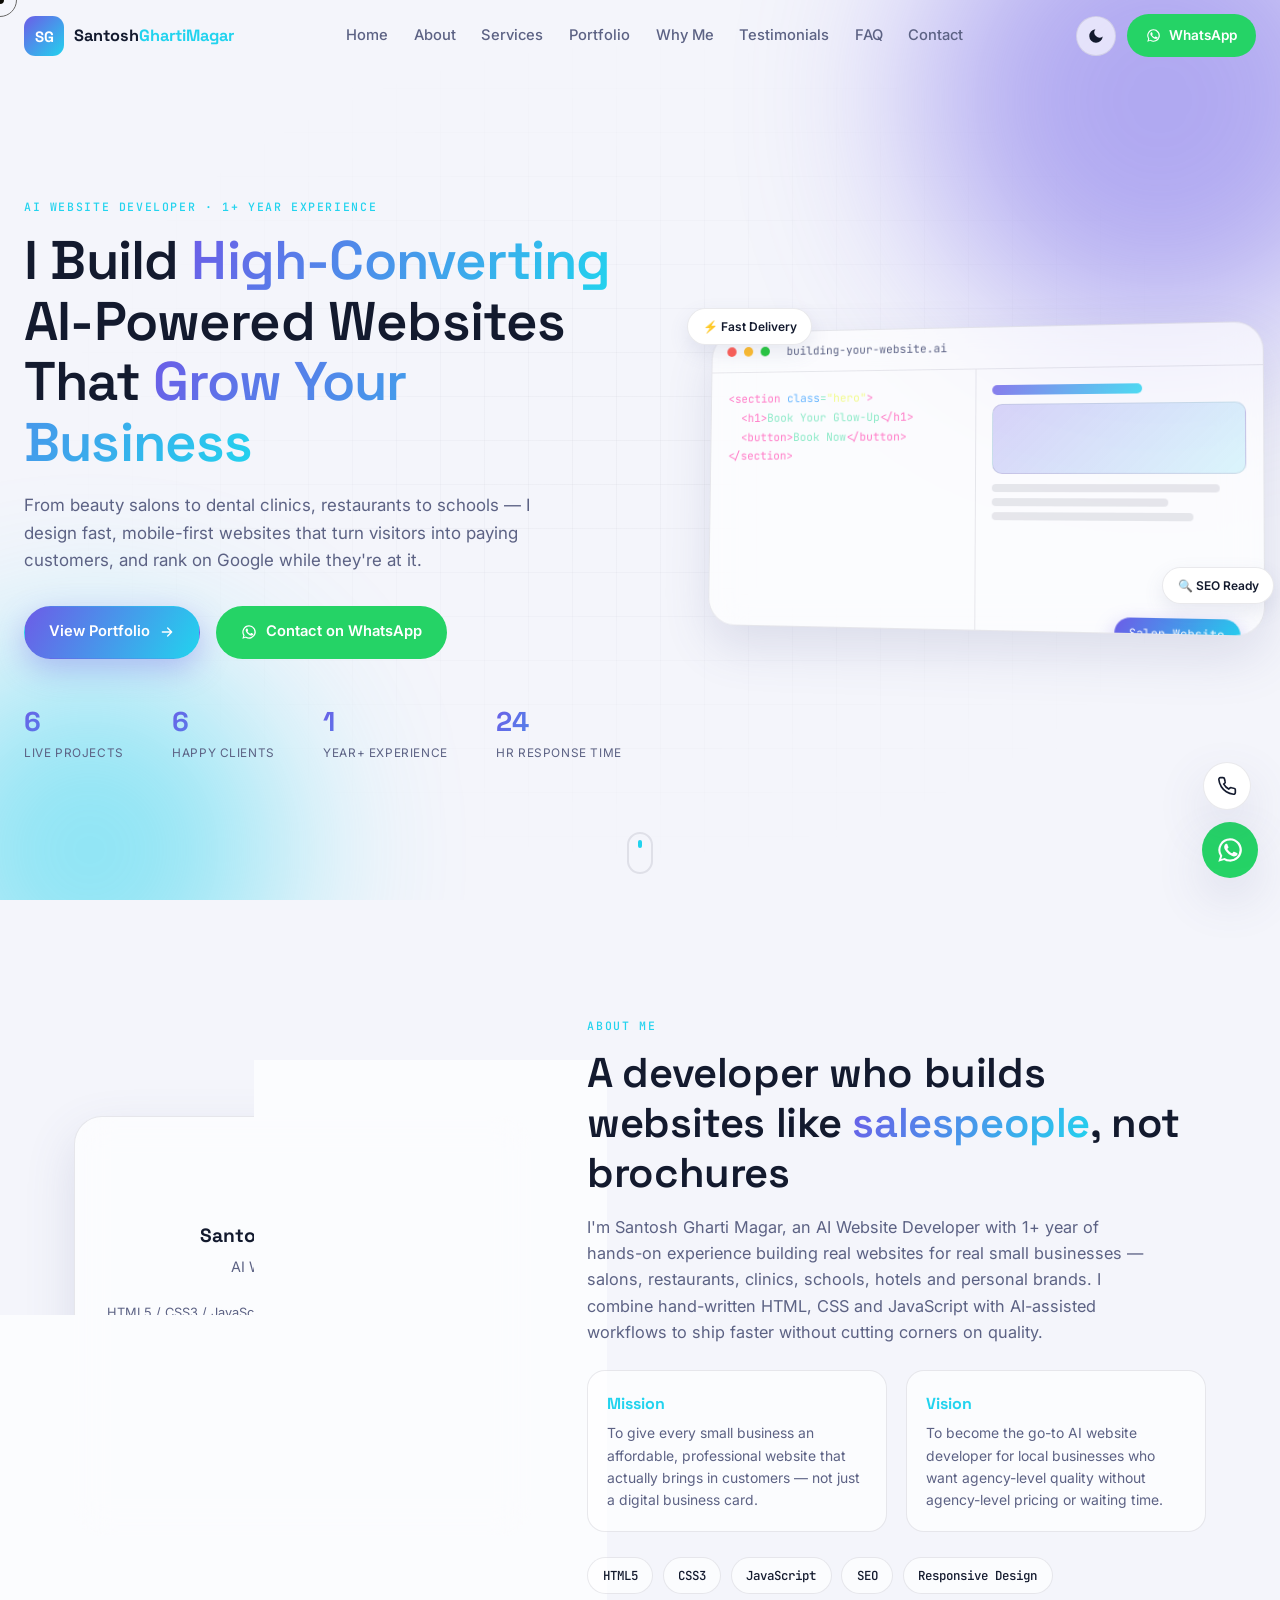
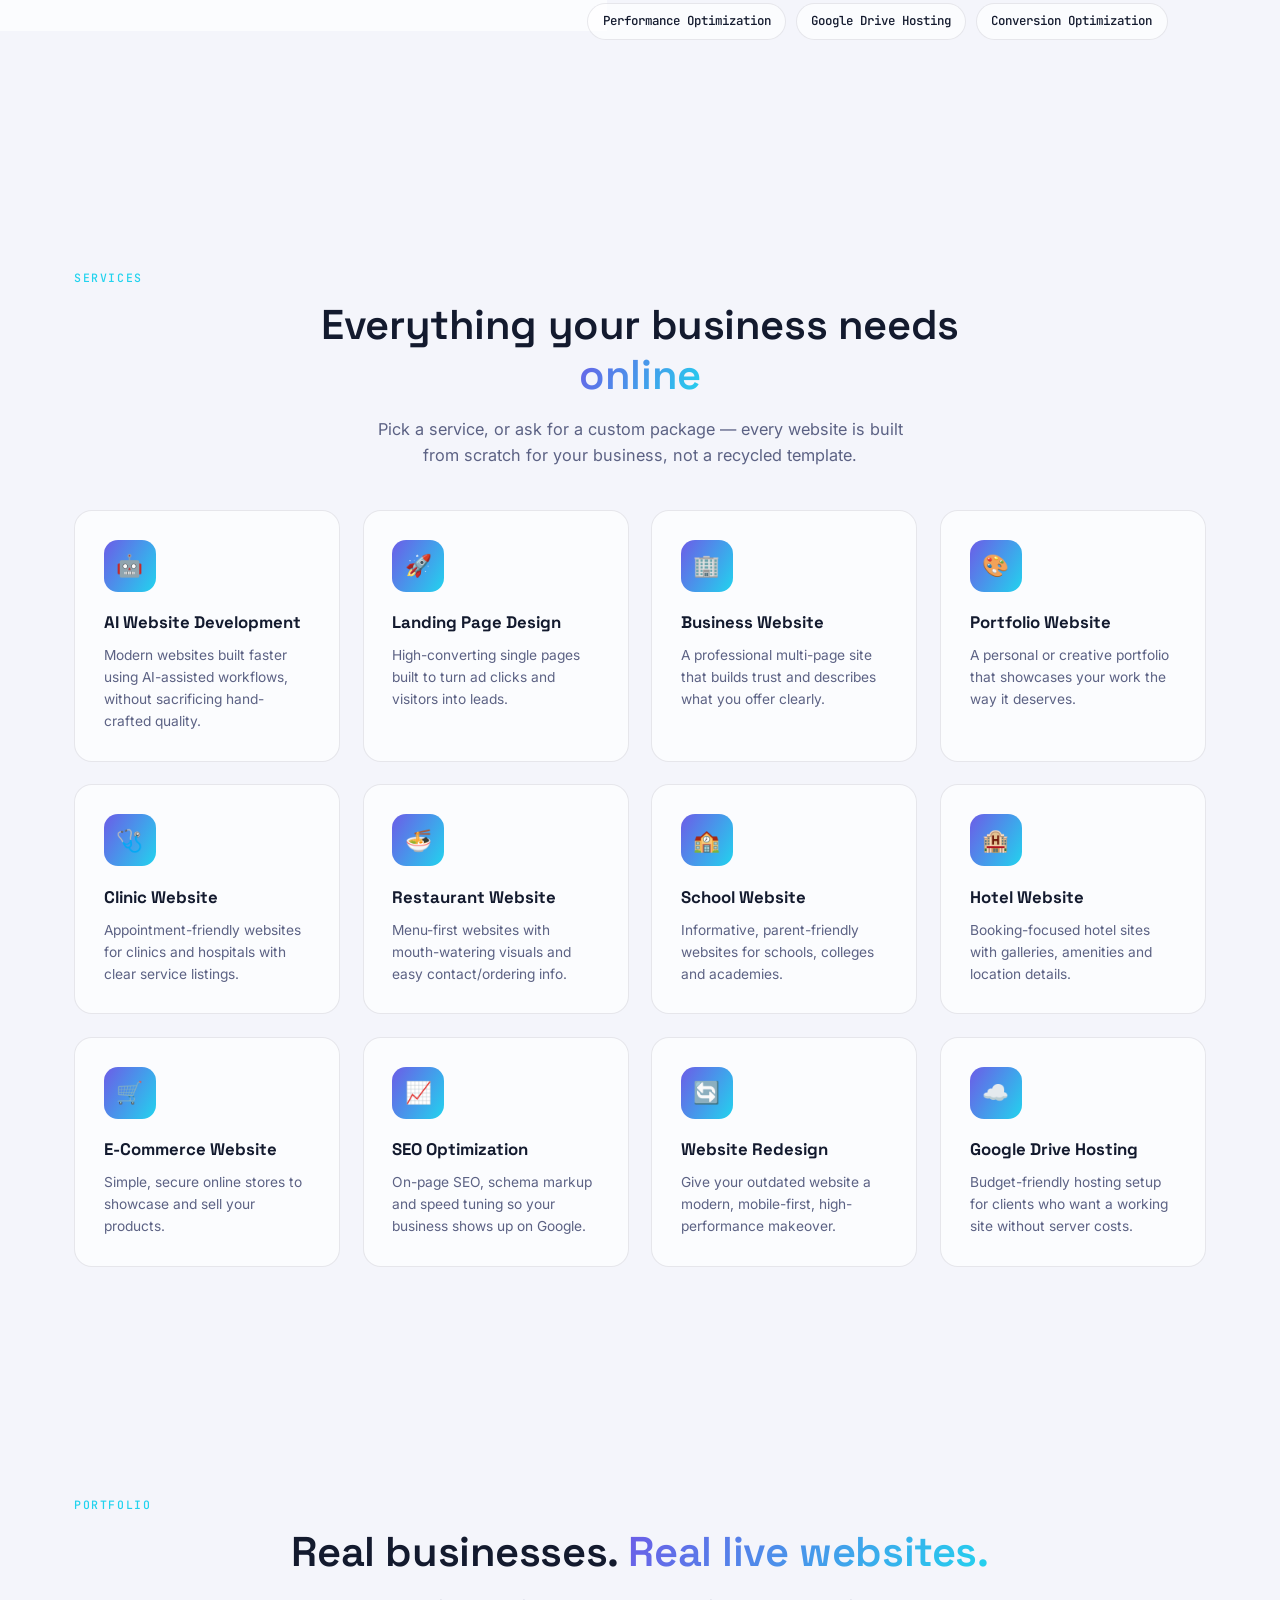
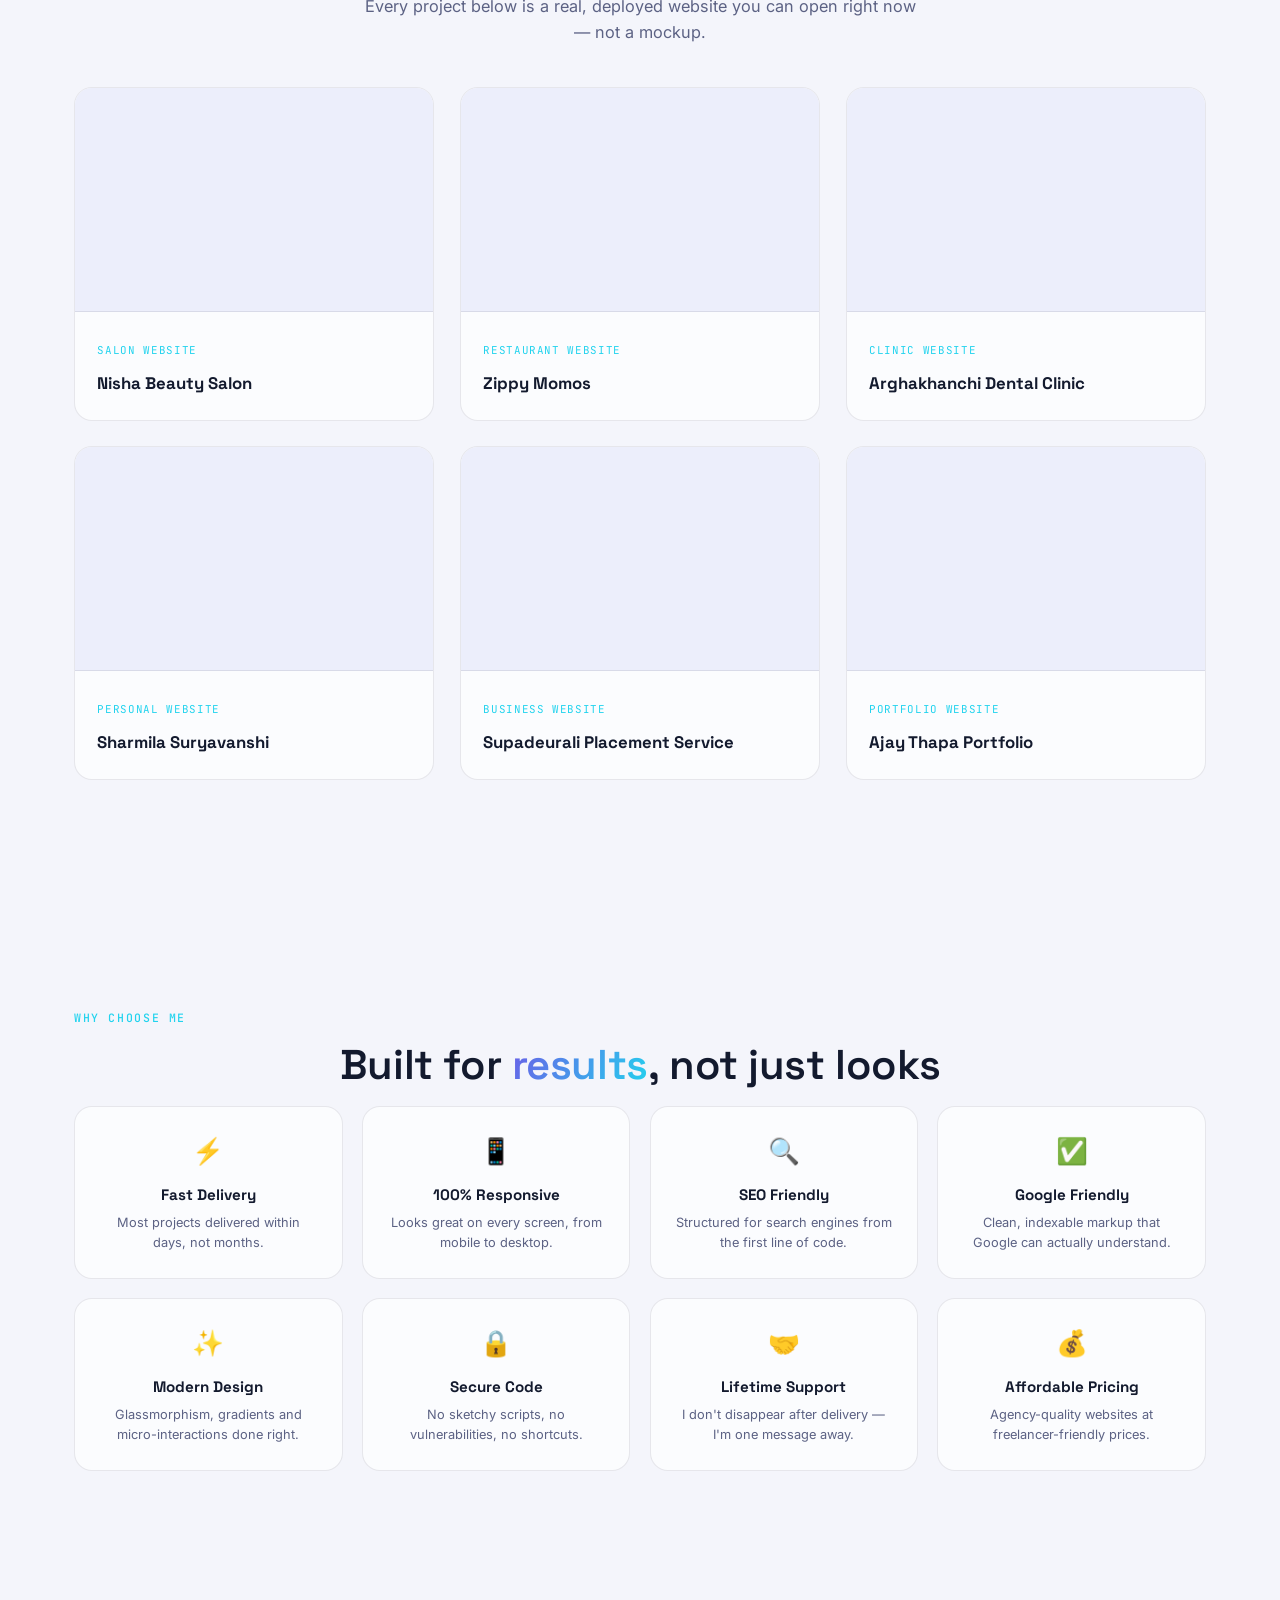
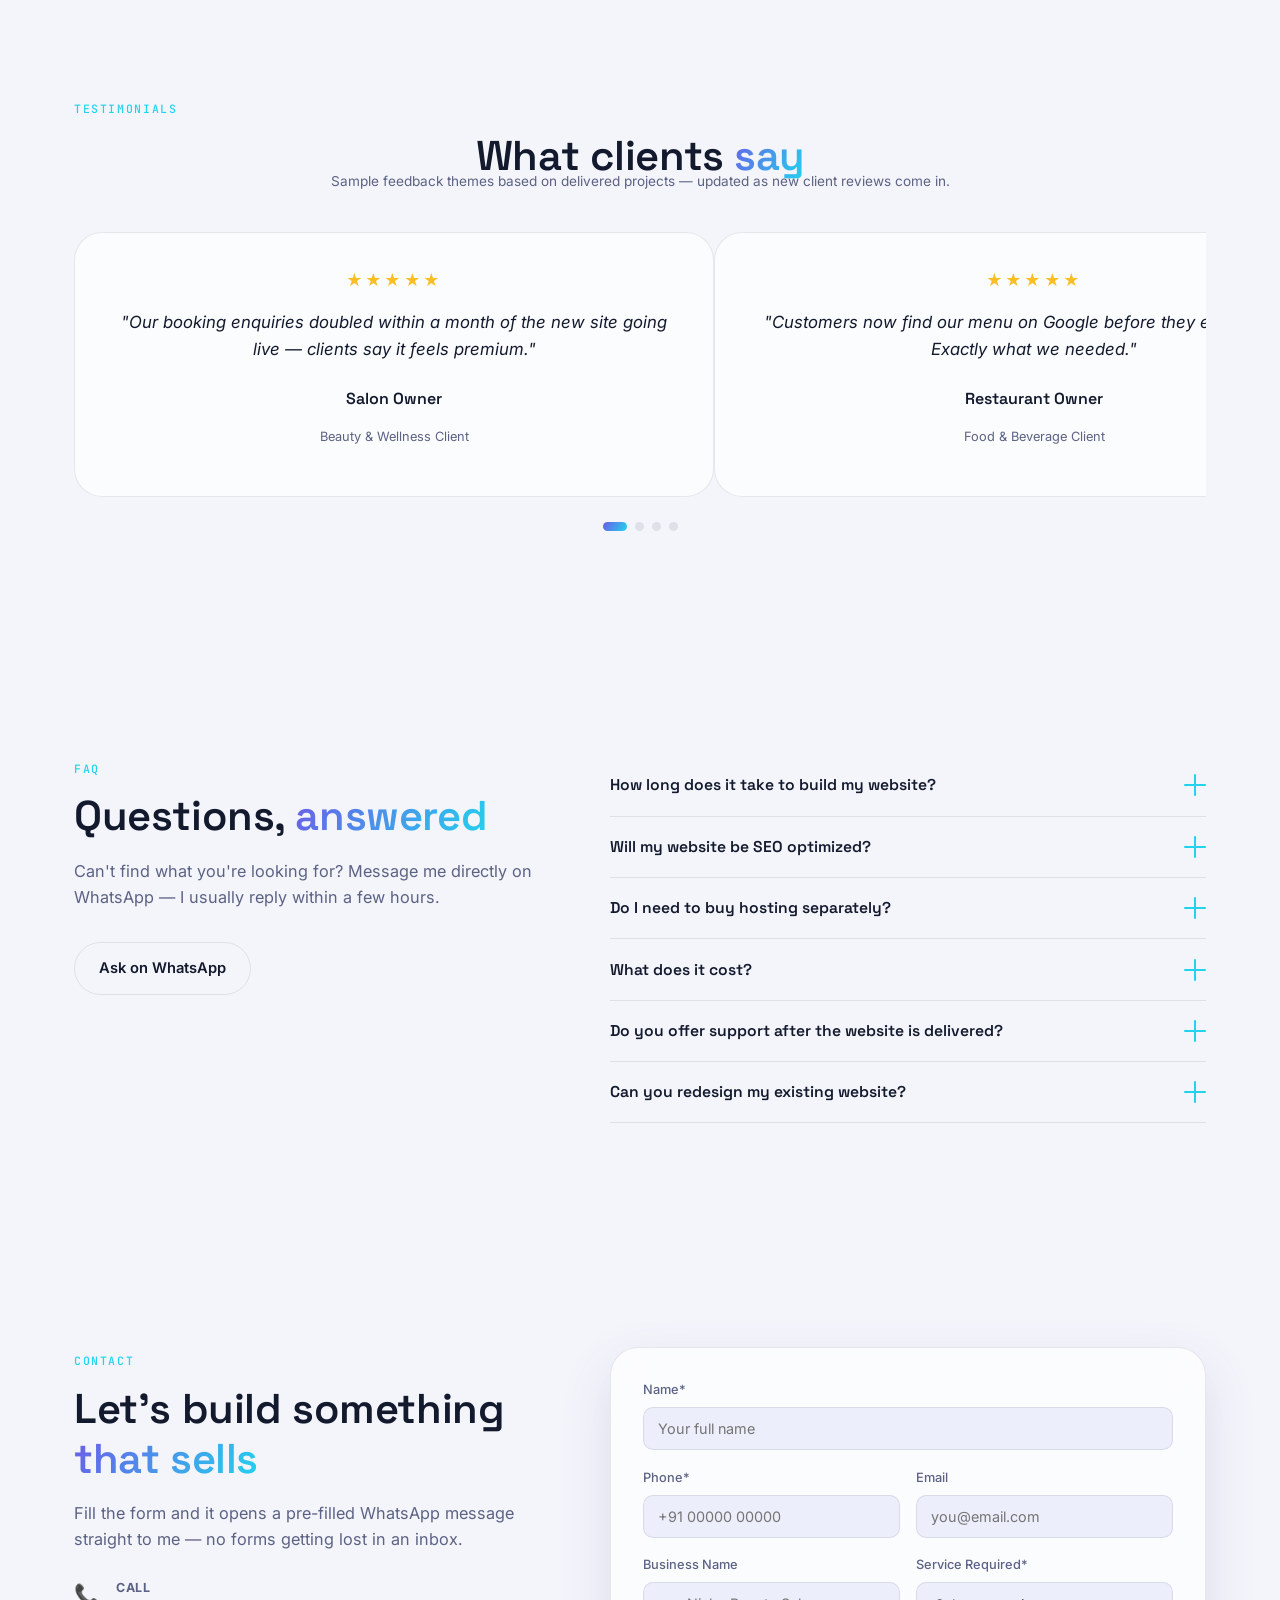
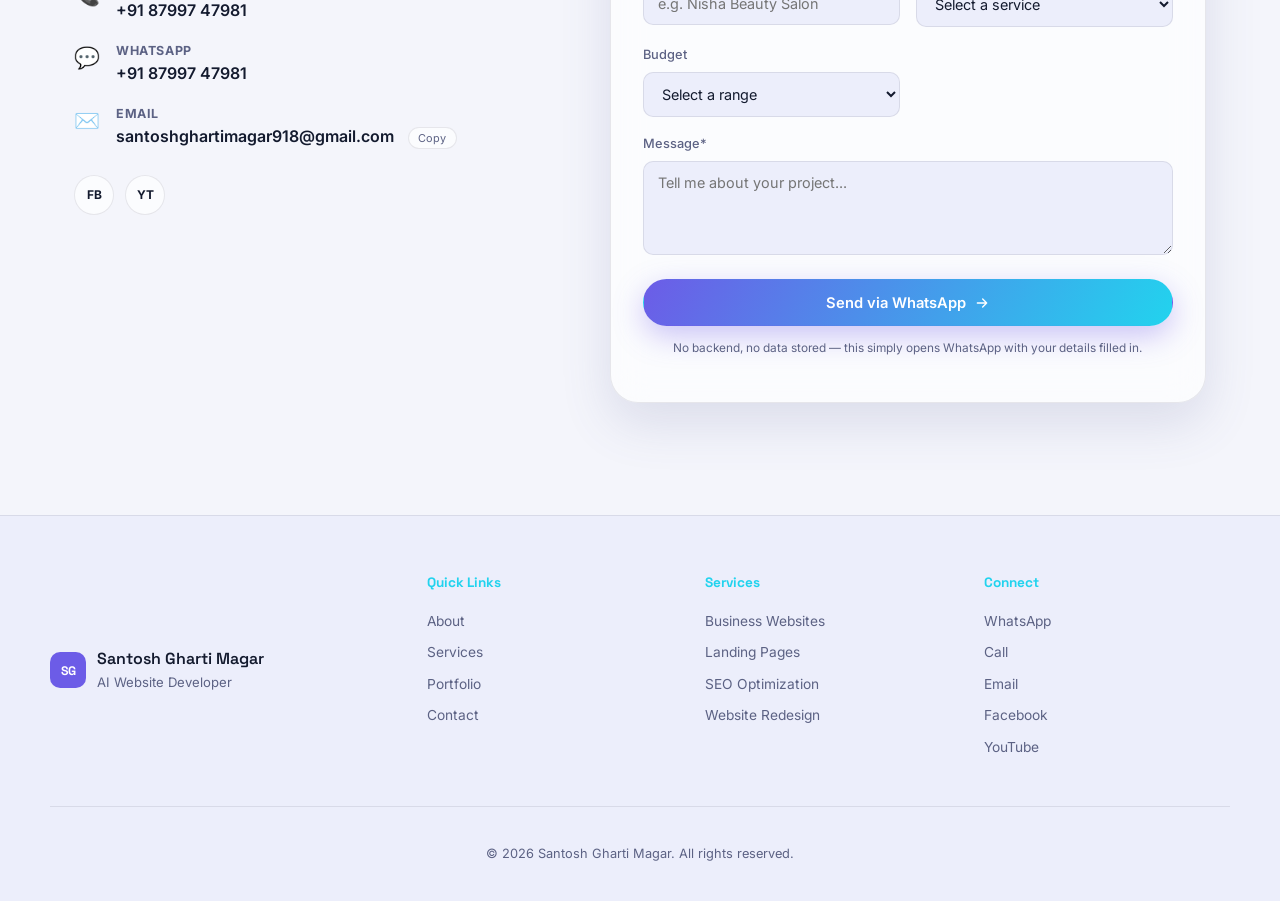
<file: index.html>
<!DOCTYPE html>
<html lang="en">
<head>
<meta charset="UTF-8">
<meta name="viewport" content="width=device-width, initial-scale=1.0, viewport-fit=cover">

<!-- ============ PRIMARY SEO ============ -->
<title>Santosh Gharti Magar | AI Website Developer — Custom Business Websites</title>
<meta name="description" content="Santosh Gharti Magar builds high-converting AI-powered websites for salons, restaurants, clinics, schools, hotels and small businesses. Fast delivery, SEO-friendly, mobile-first. Get a free quote on WhatsApp today.">
<meta name="keywords" content="AI website developer, business website designer, landing page design, salon website, restaurant website, clinic website, hotel website, school website, e-commerce website, SEO optimization, freelance web developer, Santosh Gharti Magar">
<meta name="author" content="Santosh Gharti Magar">
<meta name="robots" content="index, follow, max-image-preview:large">
<link rel="canonical" href="https://santoshghartimagar.com/">
<meta name="theme-color" content="#0A0E1A">

<!-- ============ OPEN GRAPH ============ -->
<meta property="og:type" content="website">
<meta property="og:url" content="https://santoshghartimagar.com/">
<meta property="og:title" content="Santosh Gharti Magar | AI Website Developer">
<meta property="og:description" content="High-converting, AI-powered business websites — salons, restaurants, clinics, hotels & more. 1+ year experience, 6+ live projects. Chat on WhatsApp for a free quote.">
<meta property="og:image" content="https://santoshghartimagar.com/assets/og-cover.jpg">
<meta property="og:image:width" content="1200">
<meta property="og:image:height" content="630">
<meta property="og:locale" content="en_US">
<meta property="og:site_name" content="Santosh Gharti Magar — AI Website Developer">

<!-- ============ TWITTER CARD ============ -->
<meta name="twitter:card" content="summary_large_image">
<meta name="twitter:title" content="Santosh Gharti Magar | AI Website Developer">
<meta name="twitter:description" content="High-converting, AI-powered business websites for salons, restaurants, clinics, hotels & more. Chat on WhatsApp for a free quote.">
<meta name="twitter:image" content="https://santoshghartimagar.com/assets/og-cover.jpg">

<!-- ============ FAVICON (replace href with your uploaded logo file) ============ -->
<link rel="icon" type="image/svg+xml" href="data:image/svg+xml,%3Csvg xmlns='http://www.w3.org/2000/svg' viewBox='0 0 64 64'%3E%3Cdefs%3E%3ClinearGradient id='g' x1='0' y1='0' x2='1' y2='1'%3E%3Cstop offset='0' stop-color='%236C5CE7'/%3E%3Cstop offset='1' stop-color='%2322D3EE'/%3E%3C/linearGradient%3E%3C/defs%3E%3Crect width='64' height='64' rx='16' fill='url(%23g)'/%3E%3Ctext x='32' y='42' font-family='Arial' font-weight='700' font-size='28' fill='white' text-anchor='middle'%3ESG%3C/text%3E%3C/svg%3E">

<!-- ============ FONTS ============ -->
<link rel="preconnect" href="https://fonts.googleapis.com">
<link rel="preconnect" href="https://fonts.gstatic.com" crossorigin>
<link href="https://fonts.googleapis.com/css2?family=Space+Grotesk:wght@400;500;600;700&family=Inter:wght@400;500;600;700;800&family=JetBrains+Mono:wght@400;500&display=swap" rel="stylesheet">

<!-- ============ STYLES ============ -->
<link rel="stylesheet" href="style.css">

<!-- ============ SCHEMA.ORG: PERSON ============ -->
<script type="application/ld+json">
{
  "@context": "https://schema.org",
  "@type": "Person",
  "name": "Santosh Gharti Magar",
  "jobTitle": "AI Website Developer",
  "url": "https://santoshghartimagar.com/",
  "image": "https://santoshghartimagar.com/assets/og-cover.jpg",
  "email": "mailto:santoshghartimagar918@gmail.com",
  "telephone": "+91-8799747981",
  "sameAs": [
    "https://www.facebook.com/share/19BmDkcDX5/",
    "https://youtube.com/@santoshghartimagar-tu5cn"
  ],
  "knowsAbout": ["Website Development", "AI-powered websites", "SEO", "UI/UX Design", "Landing Pages"]
}
</script>

<!-- ============ SCHEMA.ORG: LOCAL BUSINESS ============ -->
<script type="application/ld+json">
{
  "@context": "https://schema.org",
  "@type": "LocalBusiness",
  "name": "Santosh Gharti Magar — AI Website Developer",
  "image": "https://santoshghartimagar.com/assets/og-cover.jpg",
  "url": "https://santoshghartimagar.com/",
  "telephone": "+91-8799747981",
  "email": "santoshghartimagar918@gmail.com",
  "priceRange": "$$",
  "openingHours": "Mo-Su 09:00-21:00",
  "sameAs": [
    "https://www.facebook.com/share/19BmDkcDX5/",
    "https://youtube.com/@santoshghartimagar-tu5cn"
  ]
}
</script>

<!-- ============ SCHEMA.ORG: WEBSITE ============ -->
<script type="application/ld+json">
{
  "@context": "https://schema.org",
  "@type": "WebSite",
  "name": "Santosh Gharti Magar | AI Website Developer",
  "url": "https://santoshghartimagar.com/",
  "potentialAction": {
    "@type": "SearchAction",
    "target": "https://santoshghartimagar.com/?s={search_term_string}",
    "query-input": "required name=search_term_string"
  }
}
</script>

<!-- ============ SCHEMA.ORG: BREADCRUMB ============ -->
<script type="application/ld+json">
{
  "@context": "https://schema.org",
  "@type": "BreadcrumbList",
  "itemListElement": [
    {"@type": "ListItem", "position": 1, "name": "Home", "item": "https://santoshghartimagar.com/"},
    {"@type": "ListItem", "position": 2, "name": "Portfolio", "item": "https://santoshghartimagar.com/#portfolio"},
    {"@type": "ListItem", "position": 3, "name": "Contact", "item": "https://santoshghartimagar.com/#contact"}
  ]
}
</script>
</head>
<body>

<!-- ============ LOADING SCREEN ============ -->
<div id="loader" aria-hidden="true">
  <div class="loader-mark">
    <svg viewBox="0 0 64 64" class="loader-svg"><rect x="2" y="2" width="60" height="60" rx="16"/><text x="32" y="42" text-anchor="middle">SG</text></svg>
  </div>
  <div class="loader-bar"><span></span></div>
</div>

<!-- ============ CUSTOM CURSOR ============ -->
<div class="cursor-dot" aria-hidden="true"></div>
<div class="cursor-ring" aria-hidden="true"></div>

<!-- ============ SKIP LINK ============ -->
<a href="#main" class="skip-link">Skip to main content</a>

<!-- ============ NAVBAR ============ -->
<header class="navbar" id="navbar">
  <div class="nav-inner">
    <a href="#home" class="brand" aria-label="Santosh Gharti Magar — Home">
      <svg class="brand-mark" viewBox="0 0 64 64" width="40" height="40" aria-hidden="true">
        <defs><linearGradient id="brandGrad" x1="0" y1="0" x2="1" y2="1">
          <stop offset="0" stop-color="#6C5CE7"/><stop offset="1" stop-color="#22D3EE"/>
        </linearGradient></defs>
        <rect width="64" height="64" rx="18" fill="url(#brandGrad)"/>
        <text x="32" y="41" font-family="Space Grotesk, sans-serif" font-weight="700" font-size="24" fill="#fff" text-anchor="middle">SG</text>
      </svg>
      <span class="brand-text">Santosh<em>GhartiMagar</em></span>
    </a>

    <nav class="nav-links" id="navLinks" aria-label="Primary">
      <a href="#home">Home</a>
      <a href="#about">About</a>
      <a href="#services">Services</a>
      <a href="#portfolio">Portfolio</a>
      <a href="#why">Why Me</a>
      <a href="#testimonials">Testimonials</a>
      <a href="#faq">FAQ</a>
      <a href="#contact">Contact</a>
    </nav>

    <div class="nav-actions">
      <button class="theme-toggle" id="themeToggle" aria-label="Toggle dark and light mode" aria-pressed="false">
        <svg class="icon-sun" viewBox="0 0 24 24" aria-hidden="true"><circle cx="12" cy="12" r="5"/><g stroke="currentColor" stroke-width="2"><line x1="12" y1="1" x2="12" y2="3"/><line x1="12" y1="21" x2="12" y2="23"/><line x1="4.2" y1="4.2" x2="5.6" y2="5.6"/><line x1="18.4" y1="18.4" x2="19.8" y2="19.8"/><line x1="1" y1="12" x2="3" y2="12"/><line x1="21" y1="12" x2="23" y2="12"/><line x1="4.2" y1="19.8" x2="5.6" y2="18.4"/><line x1="18.4" y1="5.6" x2="19.8" y2="4.2"/></g></svg>
        <svg class="icon-moon" viewBox="0 0 24 24" aria-hidden="true"><path d="M21 12.79A9 9 0 1111.21 3 7 7 0 0021 12.79z"/></svg>
      </button>
      <a class="btn btn-whatsapp nav-wa" href="https://wa.me/918799747981?text=Hi%20Santosh%2C%20I%20found%20your%20portfolio%20and%20I%27d%20like%20to%20discuss%20a%20website%20project." target="_blank" rel="noopener">
        <svg viewBox="0 0 24 24" aria-hidden="true"><path d="M17.5 14.4c-.3-.1-1.6-.8-1.9-.9-.2-.1-.4-.1-.6.1-.2.3-.7.9-.8 1-.1.2-.3.2-.6.1-.3-.1-1.2-.4-2.2-1.4-.8-.7-1.4-1.6-1.5-1.9-.2-.3 0-.5.1-.6l.4-.5c.1-.2.2-.3.3-.4.1-.2 0-.4 0-.5C10.6 9.2 10 7.8 9.8 7.2c-.2-.5-.4-.5-.6-.5h-.5c-.2 0-.5.1-.7.3-.3.3-1 1-1 2.4s1 2.8 1.2 3c.1.2 2 3 4.8 4.3.7.3 1.2.4 1.6.6.7.2 1.3.2 1.8.1.6-.1 1.6-.7 1.9-1.3.2-.6.2-1.1.1-1.3 0-.1-.2-.2-.5-.3z"/><path d="M12 2a10 10 0 00-8.5 15.2L2 22l4.9-1.5A10 10 0 1012 2zm0 18.2a8.2 8.2 0 01-4.2-1.1l-.3-.2-3 .9.9-2.9-.2-.3A8.2 8.2 0 1120.2 12 8.2 8.2 0 0112 20.2z"/></svg>
        WhatsApp
      </a>
      <button class="hamburger" id="hamburger" aria-label="Open menu" aria-expanded="false" aria-controls="navLinks">
        <span></span><span></span><span></span>
      </button>
    </div>
  </div>
</header>

<main id="main">

<!-- ============ HERO ============ -->
<section class="hero" id="home">
  <div class="hero-bg" aria-hidden="true">
    <div class="hero-orb orb-1"></div>
    <div class="hero-orb orb-2"></div>
    <div class="hero-grid"></div>
  </div>

  <div class="hero-inner">
    <div class="hero-copy" data-reveal>
      <p class="eyebrow">AI WEBSITE DEVELOPER · 1+ YEAR EXPERIENCE</p>
      <h1 class="hero-title">
        I Build <span class="grad-text">High-Converting</span> AI-Powered Websites That <span class="grad-text">Grow Your Business</span>
      </h1>
      <p class="hero-sub">From beauty salons to dental clinics, restaurants to schools — I design fast, mobile-first websites that turn visitors into paying customers, and rank on Google while they're at it.</p>

      <div class="hero-cta">
        <a href="#portfolio" class="btn btn-primary">
          <span>View Portfolio</span>
          <svg viewBox="0 0 24 24"><path d="M5 12h14M13 6l6 6-6 6"/></svg>
        </a>
        <a href="https://wa.me/918799747981?text=Hi%20Santosh%2C%20I%27d%20like%20a%20free%20quote%20for%20a%20website." target="_blank" rel="noopener" class="btn btn-whatsapp">
          <svg viewBox="0 0 24 24"><path d="M17.5 14.4c-.3-.1-1.6-.8-1.9-.9-.2-.1-.4-.1-.6.1-.2.3-.7.9-.8 1-.1.2-.3.2-.6.1-.3-.1-1.2-.4-2.2-1.4-.8-.7-1.4-1.6-1.5-1.9-.2-.3 0-.5.1-.6l.4-.5c.1-.2.2-.3.3-.4.1-.2 0-.4 0-.5C10.6 9.2 10 7.8 9.8 7.2c-.2-.5-.4-.5-.6-.5h-.5c-.2 0-.5.1-.7.3-.3.3-1 1-1 2.4s1 2.8 1.2 3c.1.2 2 3 4.8 4.3.7.3 1.2.4 1.6.6.7.2 1.3.2 1.8.1.6-.1 1.6-.7 1.9-1.3.2-.6.2-1.1.1-1.3 0-.1-.2-.2-.5-.3z"/><path d="M12 2a10 10 0 00-8.5 15.2L2 22l4.9-1.5A10 10 0 1012 2zm0 18.2a8.2 8.2 0 01-4.2-1.1l-.3-.2-3 .9.9-2.9-.2-.3A8.2 8.2 0 1120.2 12 8.2 8.2 0 0112 20.2z"/></svg>
          <span>Contact on WhatsApp</span>
        </a>
      </div>

      <div class="hero-stats">
        <div class="stat"><span class="stat-num" data-count="6">0</span><span class="stat-label">Live Projects</span></div>
        <div class="stat"><span class="stat-num" data-count="6">0</span><span class="stat-label">Happy Clients</span></div>
        <div class="stat"><span class="stat-num" data-count="1">0</span><span class="stat-label">Year+ Experience</span></div>
        <div class="stat"><span class="stat-num" data-count="24">0</span><span class="stat-label">Hr Response Time</span></div>
      </div>
    </div>

    <div class="hero-visual" data-reveal>
      <div class="build-console" id="buildConsole">
        <div class="console-bar">
          <span class="dot red"></span><span class="dot yellow"></span><span class="dot green"></span>
          <span class="console-title">building-your-website.ai</span>
        </div>
        <div class="console-body">
          <pre class="console-code" id="consoleCode"></pre>
          <div class="console-preview" id="consolePreview">
            <div class="preview-nav"></div>
            <div class="preview-hero"></div>
            <div class="preview-lines">
              <span></span><span></span><span></span>
            </div>
          </div>
        </div>
        <div class="console-tag" id="consoleTag">Salon Website</div>
      </div>
      <div class="floaty floaty-1">⚡ Fast Delivery</div>
      <div class="floaty floaty-2">🔍 SEO Ready</div>
    </div>
  </div>

  <a href="#about" class="scroll-hint" aria-label="Scroll to about section">
    <span></span>
  </a>
</section>

<!-- ============ ABOUT ============ -->
<section class="section about" id="about">
  <div class="section-inner about-grid">
    <div class="about-media" data-reveal>
      <div class="about-card glass">
        <svg viewBox="0 0 64 64" width="56" height="56" aria-hidden="true"><defs><linearGradient id="ag" x1="0" y1="0" x2="1" y2="1"><stop offset="0" stop-color="#6C5CE7"/><stop offset="1" stop-color="#22D3EE"/></linearGradient></defs><rect width="64" height="64" rx="18" fill="url(#ag)"/><text x="32" y="41" font-family="Space Grotesk" font-weight="700" font-size="22" fill="#fff" text-anchor="middle">SG</text></svg>
        <h3>Santosh Gharti Magar</h3>
        <p>AI Website Developer</p>
        <div class="about-progress">
          <div class="prog-row"><span>HTML5 / CSS3 / JavaScript</span><div class="bar"><i style="--w:96%"></i></div></div>
          <div class="prog-row"><span>AI-Assisted Development</span><div class="bar"><i style="--w:92%"></i></div></div>
          <div class="prog-row"><span>SEO &amp; Performance</span><div class="bar"><i style="--w:88%"></i></div></div>
          <div class="prog-row"><span>UI/UX &amp; Conversion Design</span><div class="bar"><i style="--w:90%"></i></div></div>
        </div>
      </div>
    </div>

    <div class="about-copy" data-reveal>
      <p class="eyebrow">ABOUT ME</p>
      <h2 class="section-title">A developer who builds websites like <span class="grad-text">salespeople</span>, not brochures</h2>
      <p class="lead">I'm Santosh Gharti Magar, an AI Website Developer with 1+ year of hands-on experience building real websites for real small businesses — salons, restaurants, clinics, schools, hotels and personal brands. I combine hand-written HTML, CSS and JavaScript with AI-assisted workflows to ship faster without cutting corners on quality.</p>

      <div class="about-blocks">
        <div class="about-block">
          <h4>Mission</h4>
          <p>To give every small business an affordable, professional website that actually brings in customers — not just a digital business card.</p>
        </div>
        <div class="about-block">
          <h4>Vision</h4>
          <p>To become the go-to AI website developer for local businesses who want agency-level quality without agency-level pricing or waiting time.</p>
        </div>
      </div>

      <ul class="chip-list" aria-label="Core skills">
        <li>HTML5</li><li>CSS3</li><li>JavaScript</li><li>SEO</li><li>Responsive Design</li><li>Performance Optimization</li><li>Google Drive Hosting</li><li>Conversion Optimization</li>
      </ul>
    </div>
  </div>
</section>

<!-- ============ SERVICES ============ -->
<section class="section services" id="services">
  <div class="section-inner">
    <p class="eyebrow center">SERVICES</p>
    <h2 class="section-title center">Everything your business needs <span class="grad-text">online</span></h2>
    <p class="lead center">Pick a service, or ask for a custom package — every website is built from scratch for your business, not a recycled template.</p>

    <div class="cards-grid" id="servicesGrid">
      <!-- injected by JS from data list for consistency, fallback static below -->
    </div>
  </div>
</section>

<!-- ============ PORTFOLIO ============ -->
<section class="section portfolio" id="portfolio">
  <div class="section-inner">
    <p class="eyebrow center">PORTFOLIO</p>
    <h2 class="section-title center">Real businesses. <span class="grad-text">Real live websites.</span></h2>
    <p class="lead center">Every project below is a real, deployed website you can open right now — not a mockup.</p>

    <div class="portfolio-grid" id="portfolioGrid"></div>
  </div>
</section>

<!-- ============ WHY CHOOSE ME ============ -->
<section class="section why" id="why">
  <div class="section-inner">
    <p class="eyebrow center">WHY CHOOSE ME</p>
    <h2 class="section-title center">Built for <span class="grad-text">results</span>, not just looks</h2>

    <div class="why-grid" id="whyGrid"></div>
  </div>
</section>

<!-- ============ TESTIMONIALS ============ -->
<section class="section testimonials" id="testimonials">
  <div class="section-inner">
    <p class="eyebrow center">TESTIMONIALS</p>
    <h2 class="section-title center">What clients <span class="grad-text">say</span></h2>
    <p class="note center">Sample feedback themes based on delivered projects — updated as new client reviews come in.</p>

    <div class="testi-slider" id="testiSlider">
      <div class="testi-track" id="testiTrack"></div>
      <div class="testi-dots" id="testiDots"></div>
    </div>
  </div>
</section>

<!-- ============ FAQ ============ -->
<section class="section faq" id="faq">
  <div class="section-inner faq-inner">
    <div>
      <p class="eyebrow">FAQ</p>
      <h2 class="section-title">Questions, <span class="grad-text">answered</span></h2>
      <p class="lead">Can't find what you're looking for? Message me directly on WhatsApp — I usually reply within a few hours.</p>
      <a href="https://wa.me/918799747981?text=Hi%20Santosh%2C%20I%20have%20a%20question." target="_blank" rel="noopener" class="btn btn-outline">Ask on WhatsApp</a>
    </div>
    <div class="accordion" id="accordion"></div>
  </div>
</section>

<!-- ============ CONTACT ============ -->
<section class="section contact" id="contact">
  <div class="section-inner contact-grid">
    <div class="contact-info" data-reveal>
      <p class="eyebrow">CONTACT</p>
      <h2 class="section-title">Let's build something <span class="grad-text">that sells</span></h2>
      <p class="lead">Fill the form and it opens a pre-filled WhatsApp message straight to me — no forms getting lost in an inbox.</p>

      <ul class="contact-list">
        <li>
          <span class="contact-ic">📞</span>
          <div><strong>Call</strong><a href="tel:+918799747981">+91 87997 47981</a></div>
        </li>
        <li>
          <span class="contact-ic">💬</span>
          <div><strong>WhatsApp</strong><a href="https://wa.me/918799747981" target="_blank" rel="noopener">+91 87997 47981</a></div>
        </li>
        <li>
          <span class="contact-ic">✉️</span>
          <div><strong>Email</strong><a href="mailto:santoshghartimagar918@gmail.com" id="emailLink">santoshghartimagar918@gmail.com</a>
            <button class="copy-btn" id="copyEmailBtn" type="button" aria-label="Copy email address">Copy</button>
          </div>
        </li>
      </ul>

      <div class="social-row">
        <a href="https://www.facebook.com/share/19BmDkcDX5/" target="_blank" rel="noopener" aria-label="Facebook">FB</a>
        <a href="https://youtube.com/@santoshghartimagar-tu5cn?si=9b_IUfSLHv2UJUU_" target="_blank" rel="noopener" aria-label="YouTube">YT</a>
      </div>
    </div>

    <form class="contact-form glass" id="contactForm" data-reveal novalidate>
      <div class="form-row">
        <label for="fName">Name*</label>
        <input type="text" id="fName" name="name" required autocomplete="name" placeholder="Your full name">
      </div>
      <div class="form-row two">
        <div>
          <label for="fPhone">Phone*</label>
          <input type="tel" id="fPhone" name="phone" required autocomplete="tel" placeholder="+91 00000 00000">
        </div>
        <div>
          <label for="fEmail">Email</label>
          <input type="email" id="fEmail" name="email" autocomplete="email" placeholder="you@email.com">
        </div>
      </div>
      <div class="form-row two">
        <div>
          <label for="fBusiness">Business Name</label>
          <input type="text" id="fBusiness" name="business" placeholder="e.g. Nisha Beauty Salon">
        </div>
        <div>
          <label for="fService">Service Required*</label>
          <select id="fService" name="service" required>
            <option value="">Select a service</option>
            <option>AI Website Development</option>
            <option>Landing Page Design</option>
            <option>Business Website</option>
            <option>Portfolio Website</option>
            <option>Clinic Website</option>
            <option>Restaurant Website</option>
            <option>School Website</option>
            <option>Hotel Website</option>
            <option>E-Commerce Website</option>
            <option>SEO Optimization</option>
            <option>Website Redesign</option>
            <option>Other</option>
          </select>
        </div>
      </div>
      <div class="form-row two">
        <div>
          <label for="fBudget">Budget</label>
          <select id="fBudget" name="budget">
            <option value="">Select a range</option>
            <option>Under ₹5,000</option>
            <option>₹5,000 – ₹15,000</option>
            <option>₹15,000 – ₹30,000</option>
            <option>₹30,000+</option>
            <option>Not sure yet</option>
          </select>
        </div>
        <div>
          <label for="fMessage2">&nbsp;</label>
        </div>
      </div>
      <div class="form-row">
        <label for="fMessage">Message*</label>
        <textarea id="fMessage" name="message" rows="4" required placeholder="Tell me about your project..."></textarea>
      </div>
      <button type="submit" class="btn btn-primary form-submit">
        <span>Send via WhatsApp</span>
        <svg viewBox="0 0 24 24"><path d="M5 12h14M13 6l6 6-6 6"/></svg>
      </button>
      <p class="form-note">No backend, no data stored — this simply opens WhatsApp with your details filled in.</p>
    </form>
  </div>
</section>

</main>

<!-- ============ FOOTER ============ -->
<footer class="footer">
  <div class="footer-inner">
    <div class="footer-brand">
      <svg class="brand-mark" viewBox="0 0 64 64" width="36" height="36" aria-hidden="true"><rect width="64" height="64" rx="18" fill="#6C5CE7"/><text x="32" y="41" font-family="Space Grotesk" font-weight="700" font-size="22" fill="#fff" text-anchor="middle">SG</text></svg>
      <div>
        <p class="footer-name">Santosh Gharti Magar</p>
        <p class="footer-role">AI Website Developer</p>
      </div>
    </div>

    <div class="footer-col">
      <h5>Quick Links</h5>
      <a href="#about">About</a>
      <a href="#services">Services</a>
      <a href="#portfolio">Portfolio</a>
      <a href="#contact">Contact</a>
    </div>

    <div class="footer-col">
      <h5>Services</h5>
      <a href="#services">Business Websites</a>
      <a href="#services">Landing Pages</a>
      <a href="#services">SEO Optimization</a>
      <a href="#services">Website Redesign</a>
    </div>

    <div class="footer-col">
      <h5>Connect</h5>
      <a href="https://wa.me/918799747981" target="_blank" rel="noopener">WhatsApp</a>
      <a href="tel:+918799747981">Call</a>
      <a href="mailto:santoshghartimagar918@gmail.com">Email</a>
      <a href="https://www.facebook.com/share/19BmDkcDX5/" target="_blank" rel="noopener">Facebook</a>
      <a href="https://youtube.com/@santoshghartimagar-tu5cn?si=9b_IUfSLHv2UJUU_" target="_blank" rel="noopener">YouTube</a>
    </div>
  </div>
  <div class="footer-bottom">
    <p>© <span id="year"></span> Santosh Gharti Magar. All rights reserved.</p>
  </div>
</footer>

<!-- ============ FLOATING ACTIONS ============ -->
<a href="https://wa.me/918799747981?text=Hi%20Santosh%2C%20I%27d%20like%20to%20know%20more%20about%20your%20website%20services." target="_blank" rel="noopener" class="floating-wa" aria-label="Chat on WhatsApp">
  <svg viewBox="0 0 24 24"><path d="M17.5 14.4c-.3-.1-1.6-.8-1.9-.9-.2-.1-.4-.1-.6.1-.2.3-.7.9-.8 1-.1.2-.3.2-.6.1-.3-.1-1.2-.4-2.2-1.4-.8-.7-1.4-1.6-1.5-1.9-.2-.3 0-.5.1-.6l.4-.5c.1-.2.2-.3.3-.4.1-.2 0-.4 0-.5C10.6 9.2 10 7.8 9.8 7.2c-.2-.5-.4-.5-.6-.5h-.5c-.2 0-.5.1-.7.3-.3.3-1 1-1 2.4s1 2.8 1.2 3c.1.2 2 3 4.8 4.3.7.3 1.2.4 1.6.6.7.2 1.3.2 1.8.1.6-.1 1.6-.7 1.9-1.3.2-.6.2-1.1.1-1.3 0-.1-.2-.2-.5-.3z"/><path d="M12 2a10 10 0 00-8.5 15.2L2 22l4.9-1.5A10 10 0 1012 2zm0 18.2a8.2 8.2 0 01-4.2-1.1l-.3-.2-3 .9.9-2.9-.2-.3A8.2 8.2 0 1120.2 12 8.2 8.2 0 0112 20.2z"/></svg>
</a>
<a href="tel:+918799747981" class="floating-call" aria-label="Call now">
  <svg viewBox="0 0 24 24"><path d="M22 16.9v3a2 2 0 01-2.2 2 19.8 19.8 0 01-8.6-3 19.5 19.5 0 01-6-6 19.8 19.8 0 01-3-8.7A2 2 0 014.1 2h3a2 2 0 012 1.7c.1.9.3 1.8.6 2.7a2 2 0 01-.4 2.1L8.1 9.7a16 16 0 006 6l1.2-1.2a2 2 0 012.1-.4c.9.3 1.8.5 2.7.6a2 2 0 011.9 2.1z"/></svg>
</a>
<button class="back-to-top" id="backToTop" aria-label="Back to top">
  <svg viewBox="0 0 24 24"><path d="M12 19V5M5 12l7-7 7 7"/></svg>
</button>

<script src="script.js"></script>
</body>
</html>
</file>
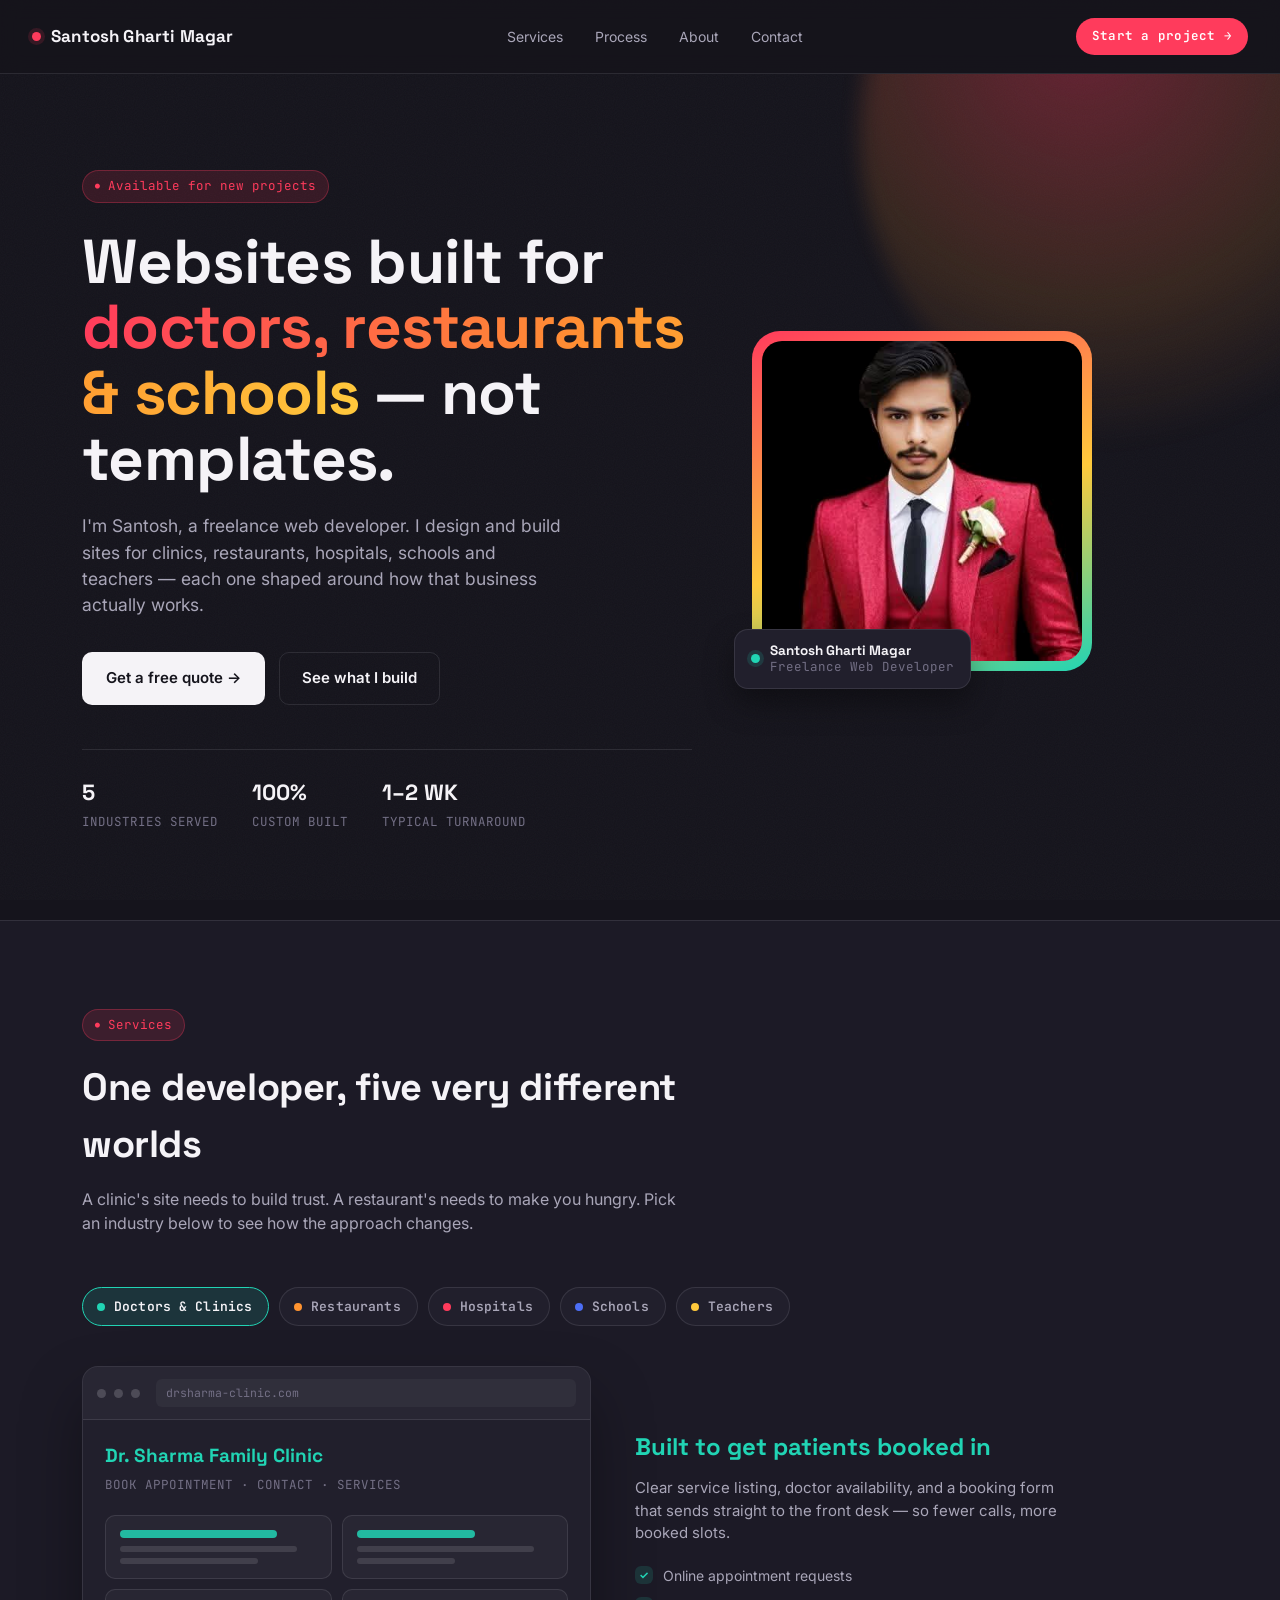
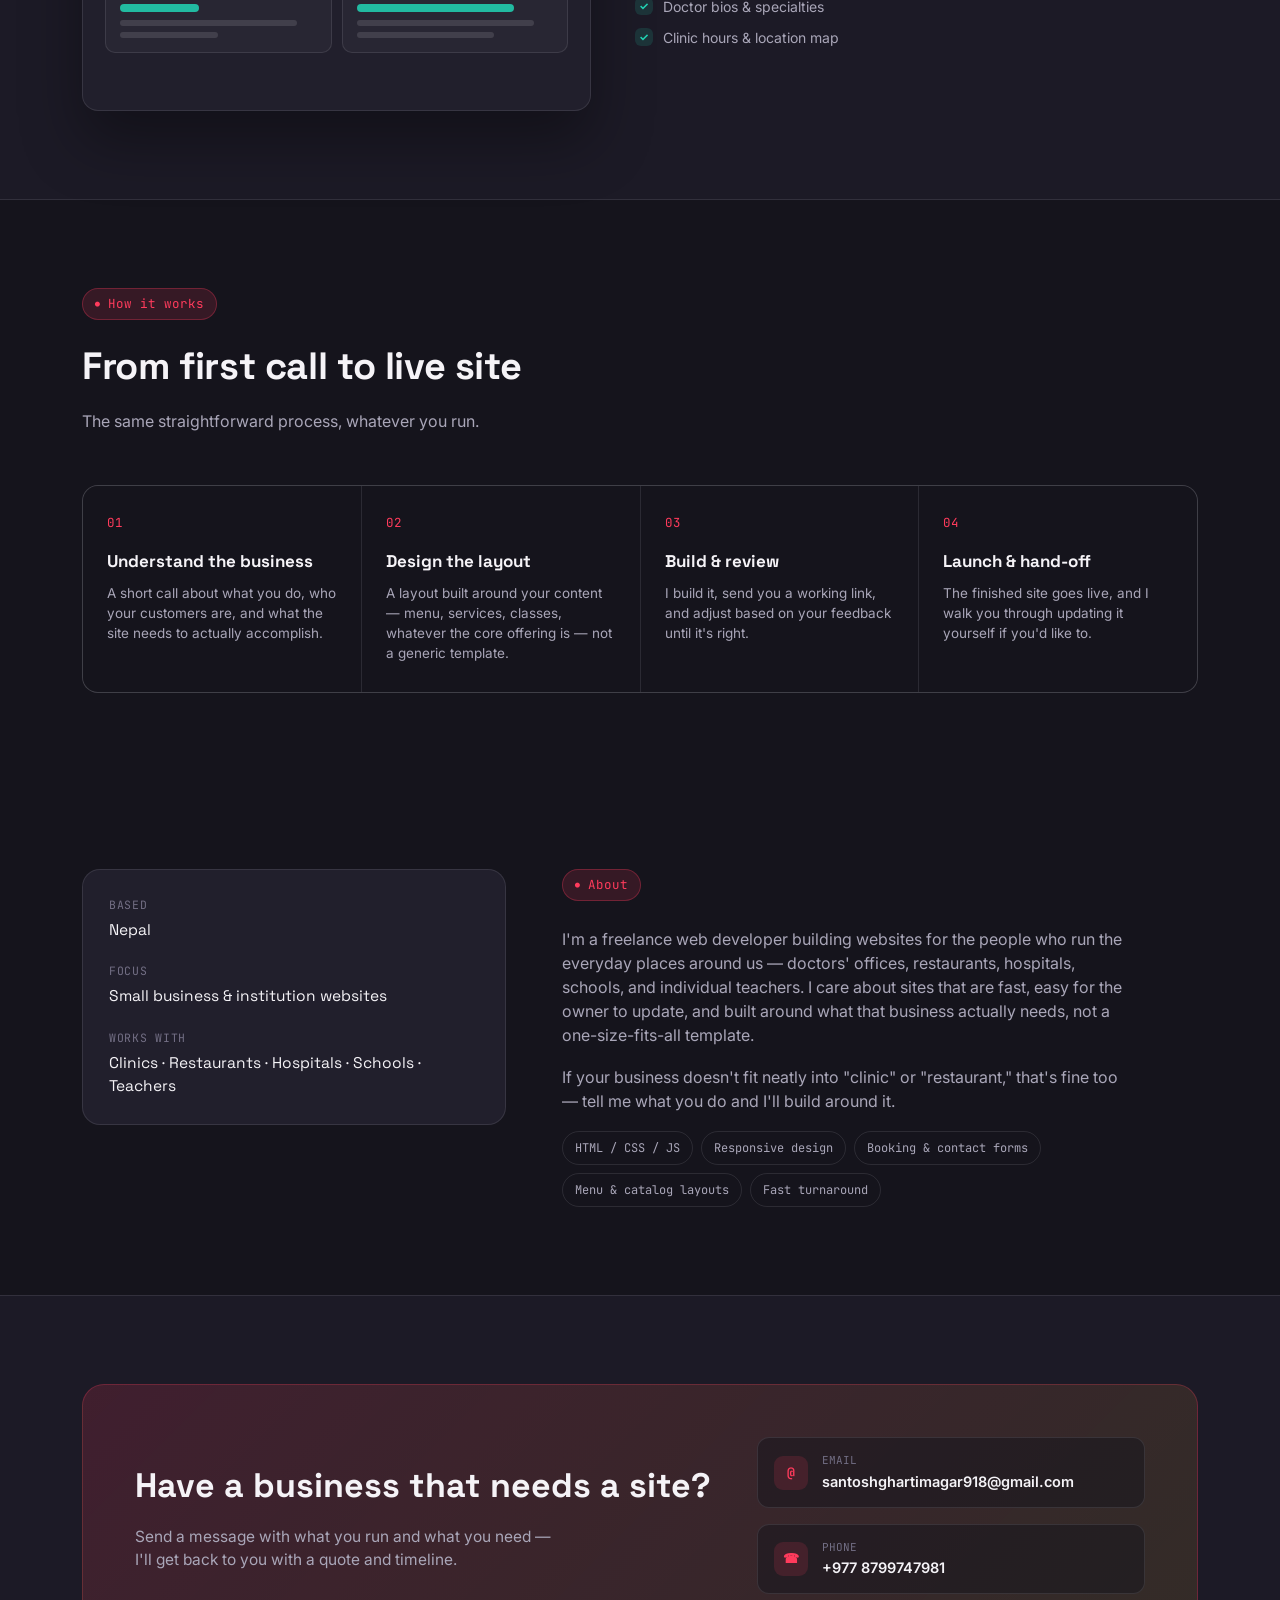
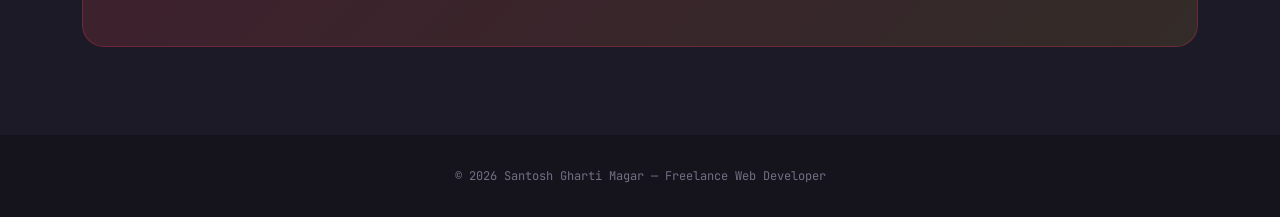
<file: santosh-portfolio.html>
<!DOCTYPE html>
<html lang="en">
<head>
<meta charset="UTF-8">
<meta name="viewport" content="width=device-width, initial-scale=1.0">
<title>Santosh Gharti Magar — Web Developer</title>
<link rel="preconnect" href="https://fonts.googleapis.com">
<link href="https://fonts.googleapis.com/css2?family=Space+Grotesk:wght@400;500;600;700&family=Inter:wght@400;500;600;700&family=JetBrains+Mono:wght@500;600&display=swap" rel="stylesheet">
<style>
  :root{
    --bg:#15141c;
    --bg-alt:#1c1a26;
    --bg-card:#211f2c;
    --line: rgba(245,243,247,0.10);
    --text:#f5f3f7;
    --text-dim:#a9a6b8;
    --text-faint:#736f85;
    --brand:#ff3b5c;
    --brand-soft: rgba(255,59,92,0.14);

    --c-doctor:#21d4b4;
    --c-doctor-soft: rgba(33,212,180,0.14);
    --c-restaurant:#ff9330;
    --c-restaurant-soft: rgba(255,147,48,0.14);
    --c-hospital:#ff3b5c;
    --c-hospital-soft: rgba(255,59,92,0.14);
    --c-school:#4c6ef5;
    --c-school-soft: rgba(76,110,245,0.14);
    --c-teacher:#ffc93c;
    --c-teacher-soft: rgba(255,201,60,0.14);

    --display: 'Space Grotesk', sans-serif;
    --body: 'Inter', sans-serif;
    --mono: 'JetBrains Mono', monospace;
  }

  *{box-sizing:border-box; margin:0; padding:0;}
  html{scroll-behavior:smooth;}
  body{
    background:var(--bg);
    color:var(--text);
    font-family:var(--body);
    line-height:1.5;
    -webkit-font-smoothing:antialiased;
  }
  img{display:block; max-width:100%;}
  a{color:inherit;}

  .wrap{
    max-width:1180px;
    margin:0 auto;
    padding:0 32px;
  }

  ::selection{ background:var(--brand); color:#fff; }

  :focus-visible{
    outline:2px solid var(--brand);
    outline-offset:3px;
  }

  /* ---------- background texture ---------- */
  .grain{
    position:fixed; inset:0; pointer-events:none; z-index:1;
    opacity:0.035;
    background-image:url("data:image/svg+xml,%3Csvg xmlns='http://www.w3.org/2000/svg' width='120' height='120'%3E%3Cfilter id='n'%3E%3CfeTurbulence type='fractalNoise' baseFrequency='0.9' numOctaves='2' stitchTiles='stitch'/%3E%3C/filter%3E%3Crect width='100%25' height='100%25' filter='url(%23n)'/%3E%3C/svg%3E");
  }

  /* ---------- header ---------- */
  header{
    position:sticky; top:0; z-index:40;
    background:rgba(21,20,28,0.82);
    backdrop-filter: blur(10px);
    border-bottom:1px solid var(--line);
  }
  .nav{
    display:flex; align-items:center; justify-content:space-between;
    padding:18px 32px;
  }
  .brandmark{
    display:flex; align-items:center; gap:10px;
    font-family:var(--display);
    font-weight:700;
    font-size:17px;
    letter-spacing:0.01em;
  }
  .brandmark .dot{
    width:9px; height:9px; border-radius:50%;
    background:var(--brand);
    box-shadow:0 0 0 4px var(--brand-soft);
  }
  nav.links{
    display:flex; gap:32px;
    font-size:14px;
    color:var(--text-dim);
  }
  nav.links a{ text-decoration:none; transition:color .15s ease; }
  nav.links a:hover{ color:var(--text); }
  .nav-cta{
    font-family:var(--mono);
    font-size:12.5px;
    font-weight:600;
    letter-spacing:0.02em;
    background:var(--brand);
    color:#fff;
    padding:9px 16px;
    border-radius:100px;
    text-decoration:none;
    white-space:nowrap;
  }
  @media (max-width: 760px){
    nav.links{ display:none; }
  }

  /* ---------- hero ---------- */
  .hero{
    position:relative;
    overflow:hidden;
    padding:96px 0 88px;
  }
  .hero::before{
    content:"";
    position:absolute;
    top:-260px; right:-220px;
    width:640px; height:640px;
    border-radius:50%;
    background: radial-gradient(circle at 35% 35%, rgba(255,59,92,0.35), rgba(255,147,48,0.14) 45%, transparent 70%);
    filter: blur(10px);
    z-index:0;
  }
  .hero-grid{
    position:relative; z-index:2;
    display:grid;
    grid-template-columns:1.15fr 0.85fr;
    gap:56px;
    align-items:center;
  }
  @media (max-width: 880px){
    .hero-grid{ grid-template-columns:1fr; }
  }
  .eyebrow{
    display:inline-flex; align-items:center; gap:8px;
    font-family:var(--mono);
    font-size:12.5px;
    color:var(--brand);
    background:var(--brand-soft);
    border:1px solid rgba(255,59,92,0.3);
    padding:6px 12px;
    border-radius:100px;
    margin-bottom:26px;
  }
  .eyebrow::before{ content:"●"; font-size:8px; }
  h1{
    font-family:var(--display);
    font-weight:700;
    font-size:clamp(38px, 5.4vw, 62px);
    line-height:1.06;
    letter-spacing:-0.01em;
    margin-bottom:22px;
  }
  h1 em{
    font-style:normal;
    background: linear-gradient(100deg, var(--brand), var(--c-restaurant) 60%, var(--c-teacher));
    -webkit-background-clip:text;
    background-clip:text;
    color:transparent;
  }
  .hero p.lead{
    font-size:17.5px;
    color:var(--text-dim);
    max-width:480px;
    margin-bottom:34px;
  }
  .hero-actions{
    display:flex; flex-wrap:wrap; gap:14px;
    margin-bottom:44px;
  }
  .btn-primary{
    font-family:var(--body);
    font-weight:600;
    font-size:15px;
    background:var(--text);
    color:var(--bg);
    padding:14px 24px;
    border-radius:10px;
    text-decoration:none;
    display:inline-flex; align-items:center; gap:8px;
    transition:transform .15s ease, background .15s ease;
  }
  .btn-primary:hover{ transform:translateY(-2px); background:#fff; }
  .btn-ghost{
    font-family:var(--body);
    font-weight:600;
    font-size:15px;
    color:var(--text);
    padding:14px 22px;
    border-radius:10px;
    border:1px solid var(--line);
    text-decoration:none;
    transition:border-color .15s ease, background .15s ease;
  }
  .btn-ghost:hover{ border-color:rgba(245,243,247,0.35); background:rgba(245,243,247,0.03); }

  .hero-stats{
    display:flex; gap:34px;
    border-top:1px solid var(--line);
    padding-top:26px;
  }
  .hero-stats div{ display:flex; flex-direction:column; gap:4px; }
  .hero-stats b{
    font-family:var(--display);
    font-size:22px;
  }
  .hero-stats span{
    font-size:12.5px;
    color:var(--text-faint);
    font-family:var(--mono);
  }

  /* portrait card */
  .portrait{
    position:relative;
    justify-self:center;
  }
  .portrait-frame{
    position:relative;
    width:min(340px, 100%);
    border-radius:28px;
    padding:10px;
    background: linear-gradient(160deg, var(--brand), var(--c-teacher) 55%, var(--c-doctor));
  }
  .portrait-frame img{
    width:100%;
    border-radius:20px;
    display:block;
    filter:grayscale(0.06) contrast(1.03);
  }
  .portrait-tag{
    position:absolute;
    bottom:-18px; left:-18px;
    background:var(--bg-card);
    border:1px solid var(--line);
    border-radius:14px;
    padding:12px 16px;
    display:flex; align-items:center; gap:10px;
    box-shadow:0 14px 30px rgba(0,0,0,0.35);
  }
  .portrait-tag .pulse{
    width:9px; height:9px; border-radius:50%;
    background:var(--c-doctor);
    box-shadow:0 0 0 4px var(--c-doctor-soft);
    flex:none;
  }
  .portrait-tag div{ font-size:12.5px; line-height:1.3; }
  .portrait-tag b{ font-family:var(--display); font-size:13.5px; display:block; }
  .portrait-tag span{ color:var(--text-faint); font-family:var(--mono); }

  /* ---------- section shell ---------- */
  section{ padding:88px 0; }
  .section-head{
    max-width:600px;
    margin-bottom:52px;
  }
  .section-head .eyebrow{ margin-bottom:18px; }
  .section-head h2{
    font-family:var(--display);
    font-weight:700;
    font-size:clamp(28px, 3.4vw, 38px);
    letter-spacing:-0.01em;
    margin-bottom:14px;
  }
  .section-head p{
    color:var(--text-dim);
    font-size:16px;
  }

  /* ---------- services / signature switcher ---------- */
  .services{ background:var(--bg-alt); border-top:1px solid var(--line); border-bottom:1px solid var(--line); }

  .industry-tabs{
    display:flex; flex-wrap:wrap; gap:10px;
    margin-bottom:40px;
  }
  .industry-tab{
    font-family:var(--mono);
    font-size:13px;
    font-weight:600;
    letter-spacing:0.01em;
    color:var(--text-dim);
    background:var(--bg-card);
    border:1px solid var(--line);
    padding:10px 16px 10px 14px;
    border-radius:100px;
    cursor:pointer;
    display:flex; align-items:center; gap:9px;
    transition:border-color .15s ease, color .15s ease, background .15s ease;
  }
  .industry-tab .swatch{
    width:8px; height:8px; border-radius:50%;
    background:var(--tab-color, var(--text-faint));
    flex:none;
  }
  .industry-tab:hover{ color:var(--text); }
  .industry-tab[aria-selected="true"]{
    color:var(--text);
    border-color: var(--tab-color, var(--brand));
    background: var(--tab-soft, var(--brand-soft));
  }

  .demo-shell{
    display:grid;
    grid-template-columns:0.95fr 1.05fr;
    gap:44px;
    align-items:center;
  }
  @media (max-width: 880px){
    .demo-shell{ grid-template-columns:1fr; }
  }

  .browser{
    border-radius:16px;
    overflow:hidden;
    border:1px solid var(--line);
    background:var(--bg-card);
    box-shadow:0 30px 60px rgba(0,0,0,0.35);
  }
  .browser-bar{
    display:flex; align-items:center; gap:8px;
    padding:12px 14px;
    background:rgba(255,255,255,0.03);
    border-bottom:1px solid var(--line);
  }
  .browser-bar span{
    width:9px; height:9px; border-radius:50%;
    background:rgba(245,243,247,0.18);
  }
  .browser-bar .url{
    margin-left:8px;
    font-family:var(--mono);
    font-size:11.5px;
    color:var(--text-faint);
    background:rgba(255,255,255,0.04);
    padding:5px 10px;
    border-radius:6px;
    flex:1;
  }
  .browser-body{
    padding:22px;
    min-height:290px;
    transition:background .25s ease;
  }
  .demo-title{
    font-family:var(--display);
    font-weight:700;
    font-size:19px;
    margin-bottom:6px;
    color: var(--tab-color, var(--text));
  }
  .demo-sub{
    font-size:12.5px;
    color:var(--text-faint);
    font-family:var(--mono);
    margin-bottom:20px;
  }
  .demo-blocks{
    display:grid;
    gap:10px;
  }
  .demo-blocks.grid2{ grid-template-columns:1fr 1fr; }
  .demo-blocks.grid3{ grid-template-columns:1fr 1fr 1fr; }
  .demo-row{
    background:rgba(255,255,255,0.035);
    border:1px solid var(--line);
    border-radius:10px;
    padding:14px;
  }
  .demo-row .bar{
    height:8px;
    border-radius:4px;
    background: var(--tab-color, var(--brand));
    opacity:0.85;
    margin-bottom:8px;
  }
  .demo-row .bar.w60{ width:60%; }
  .demo-row .bar.w40{ width:40%; }
  .demo-row .bar.w80{ width:80%; }
  .demo-row .line{
    height:6px;
    border-radius:3px;
    background:rgba(245,243,247,0.12);
    margin-top:6px;
  }
  .demo-row .line.w90{ width:90%; }
  .demo-row .line.w70{ width:70%; }
  .demo-row .line.w50{ width:50%; }

  .demo-copy h3{
    font-family:var(--display);
    font-weight:700;
    font-size:24px;
    margin-bottom:12px;
    transition:color .25s ease;
    color: var(--tab-color, var(--text));
  }
  .demo-copy p{
    color:var(--text-dim);
    font-size:15px;
    margin-bottom:20px;
    max-width:440px;
  }
  .demo-features{
    display:flex; flex-direction:column; gap:10px;
  }
  .demo-features div{
    display:flex; align-items:center; gap:10px;
    font-size:14px;
    color:var(--text-dim);
  }
  .demo-features .check{
    width:18px; height:18px; border-radius:6px;
    background: var(--tab-soft, var(--brand-soft));
    color: var(--tab-color, var(--brand));
    display:flex; align-items:center; justify-content:center;
    font-size:11px; font-weight:700; flex:none;
  }

  /* ---------- process ---------- */
  .process-grid{
    display:grid;
    grid-template-columns:repeat(4, 1fr);
    gap:1px;
    background:var(--line);
    border:1px solid var(--line);
    border-radius:16px;
    overflow:hidden;
  }
  @media (max-width: 880px){
    .process-grid{ grid-template-columns:1fr 1fr; }
  }
  .process-step{
    background:var(--bg);
    padding:28px 24px;
  }
  .process-step .num{
    font-family:var(--mono);
    font-size:12.5px;
    color:var(--brand);
    margin-bottom:16px;
    display:block;
  }
  .process-step h4{
    font-family:var(--display);
    font-size:17px;
    margin-bottom:8px;
  }
  .process-step p{
    font-size:13.5px;
    color:var(--text-dim);
  }

  /* ---------- about ---------- */
  .about-grid{
    display:grid;
    grid-template-columns:0.8fr 1.2fr;
    gap:56px;
    align-items:start;
  }
  @media (max-width: 880px){
    .about-grid{ grid-template-columns:1fr; }
  }
  .about-card{
    background:var(--bg-card);
    border:1px solid var(--line);
    border-radius:18px;
    padding:26px;
  }
  .about-card .label{
    font-family:var(--mono);
    font-size:11.5px;
    color:var(--text-faint);
    text-transform:uppercase;
    letter-spacing:0.06em;
    margin-bottom:6px;
  }
  .about-card .value{
    font-family:var(--display);
    font-size:15.5px;
    margin-bottom:20px;
  }
  .about-card .value:last-child{ margin-bottom:0; }
  .about-body p{
    color:var(--text-dim);
    font-size:16px;
    margin-bottom:18px;
    max-width:560px;
  }
  .tag-row{
    display:flex; flex-wrap:wrap; gap:8px;
    margin-top:8px;
  }
  .tag{
    font-family:var(--mono);
    font-size:12px;
    padding:7px 12px;
    border-radius:100px;
    border:1px solid var(--line);
    color:var(--text-dim);
  }

  /* ---------- contact ---------- */
  .contact{
    background:var(--bg-alt);
    border-top:1px solid var(--line);
  }
  .contact-panel{
    background: linear-gradient(135deg, rgba(255,59,92,0.16), rgba(255,201,60,0.10));
    border:1px solid rgba(255,59,92,0.25);
    border-radius:22px;
    padding:52px;
    display:grid;
    grid-template-columns:1.2fr 0.8fr;
    gap:40px;
    align-items:center;
  }
  @media (max-width: 880px){
    .contact-panel{ grid-template-columns:1fr; padding:32px; }
  }
  .contact-panel h2{
    font-family:var(--display);
    font-size:clamp(26px, 3.4vw, 34px);
    margin-bottom:14px;
  }
  .contact-panel p{ color:var(--text-dim); font-size:15.5px; max-width:420px; }
  .contact-list{ display:flex; flex-direction:column; gap:16px; }
  .contact-item{
    display:flex; align-items:center; gap:14px;
    text-decoration:none;
    background:rgba(21,20,28,0.5);
    border:1px solid var(--line);
    border-radius:12px;
    padding:14px 16px;
    transition:border-color .15s ease;
  }
  .contact-item:hover{ border-color:rgba(245,243,247,0.3); }
  .contact-item .ic{
    width:34px; height:34px; border-radius:9px;
    background:var(--brand-soft);
    color:var(--brand);
    display:flex; align-items:center; justify-content:center;
    flex:none;
    font-family:var(--mono);
    font-size:13px;
    font-weight:700;
  }
  .contact-item .meta span{
    display:block; font-family:var(--mono); font-size:11px; color:var(--text-faint);
  }
  .contact-item .meta b{ font-family:var(--body); font-size:14.5px; font-weight:600; }

  footer{
    padding:32px;
    text-align:center;
    font-family:var(--mono);
    font-size:12px;
    color:var(--text-faint);
  }

  @media (prefers-reduced-motion: reduce){
    html{ scroll-behavior:auto; }
    *{ transition:none !important; }
  }
</style>
</head>
<body>
<div class="grain"></div>

<header>
  <div class="nav">
    <div class="brandmark"><span class="dot"></span>Santosh&nbsp;Gharti&nbsp;Magar</div>
    <nav class="links">
      <a href="#services">Services</a>
      <a href="#process">Process</a>
      <a href="#about">About</a>
      <a href="#contact">Contact</a>
    </nav>
    <a class="nav-cta" href="#contact">Start a project →</a>
  </div>
</header>

<main>
  <section class="hero">
    <div class="wrap hero-grid">
      <div>
        <div class="eyebrow">Available for new projects</div>
        <h1>Websites built for <em>doctors, restaurants &amp; schools</em> — not templates.</h1>
        <p class="lead">I'm Santosh, a freelance web developer. I design and build sites for clinics, restaurants, hospitals, schools and teachers — each one shaped around how that business actually works.</p>
        <div class="hero-actions">
          <a class="btn-primary" href="#contact">Get a free quote →</a>
          <a class="btn-ghost" href="#services">See what I build</a>
        </div>
        <div class="hero-stats">
          <div><b>5</b><span>INDUSTRIES SERVED</span></div>
          <div><b>100%</b><span>CUSTOM BUILT</span></div>
          <div><b>1–2 WK</b><span>TYPICAL TURNAROUND</span></div>
        </div>
      </div>
      <div class="portrait">
        <div class="portrait-frame">
          <img id="profilePhoto" alt="Portrait of Santosh Gharti Magar" src="[data-uri]">
        </div>
        <div class="portrait-tag">
          <span class="pulse"></span>
          <div><b>Santosh Gharti Magar</b><span>Freelance Web Developer</span></div>
        </div>
      </div>
    </div>
  </section>

  <section class="services" id="services">
    <div class="wrap">
      <div class="section-head">
        <div class="eyebrow">Services</div>
        <h2>One developer, five very different worlds</h2>
        <p>A clinic's site needs to build trust. A restaurant's needs to make you hungry. Pick an industry below to see how the approach changes.</p>
      </div>

      <div class="industry-tabs" role="tablist" aria-label="Industries">
        <button class="industry-tab" style="--tab-color:#21d4b4; --tab-soft: rgba(33,212,180,0.14);" data-industry="doctor" role="tab" aria-selected="true"><span class="swatch"></span>Doctors &amp; Clinics</button>
        <button class="industry-tab" style="--tab-color:#ff9330; --tab-soft: rgba(255,147,48,0.14);" data-industry="restaurant" role="tab" aria-selected="false"><span class="swatch"></span>Restaurants</button>
        <button class="industry-tab" style="--tab-color:#ff3b5c; --tab-soft: rgba(255,59,92,0.14);" data-industry="hospital" role="tab" aria-selected="false"><span class="swatch"></span>Hospitals</button>
        <button class="industry-tab" style="--tab-color:#4c6ef5; --tab-soft: rgba(76,110,245,0.14);" data-industry="school" role="tab" aria-selected="false"><span class="swatch"></span>Schools</button>
        <button class="industry-tab" style="--tab-color:#ffc93c; --tab-soft: rgba(255,201,60,0.14);" data-industry="teacher" role="tab" aria-selected="false"><span class="swatch"></span>Teachers</button>
      </div>

      <div class="demo-shell" id="demoShell" style="--tab-color:#21d4b4; --tab-soft: rgba(33,212,180,0.14);">
        <div class="browser">
          <div class="browser-bar">
            <span></span><span></span><span></span>
            <div class="url" id="demoUrl">drsharma-clinic.com</div>
          </div>
          <div class="browser-body">
            <div class="demo-title" id="demoTitle">Dr. Sharma Family Clinic</div>
            <div class="demo-sub" id="demoSub">BOOK APPOINTMENT · CONTACT · SERVICES</div>
            <div class="demo-blocks" id="demoBlocks"></div>
          </div>
        </div>
        <div class="demo-copy">
          <h3 id="copyTitle">Built to get patients booked in</h3>
          <p id="copyBody">Clear service listing, doctor availability, and a booking form that sends straight to the front desk — so fewer calls, more booked slots.</p>
          <div class="demo-features" id="copyFeatures"></div>
        </div>
      </div>
    </div>
  </section>

  <section class="process" id="process">
    <div class="wrap">
      <div class="section-head">
        <div class="eyebrow">How it works</div>
        <h2>From first call to live site</h2>
        <p>The same straightforward process, whatever you run.</p>
      </div>
      <div class="process-grid">
        <div class="process-step">
          <span class="num">01</span>
          <h4>Understand the business</h4>
          <p>A short call about what you do, who your customers are, and what the site needs to actually accomplish.</p>
        </div>
        <div class="process-step">
          <span class="num">02</span>
          <h4>Design the layout</h4>
          <p>A layout built around your content — menu, services, classes, whatever the core offering is — not a generic template.</p>
        </div>
        <div class="process-step">
          <span class="num">03</span>
          <h4>Build &amp; review</h4>
          <p>I build it, send you a working link, and adjust based on your feedback until it's right.</p>
        </div>
        <div class="process-step">
          <span class="num">04</span>
          <h4>Launch &amp; hand-off</h4>
          <p>The finished site goes live, and I walk you through updating it yourself if you'd like to.</p>
        </div>
      </div>
    </div>
  </section>

  <section class="about" id="about">
    <div class="wrap about-grid">
      <div class="about-card">
        <div class="label">Based</div>
        <div class="value">Nepal</div>
        <div class="label">Focus</div>
        <div class="value">Small business &amp; institution websites</div>
        <div class="label">Works with</div>
        <div class="value">Clinics · Restaurants · Hospitals · Schools · Teachers</div>
      </div>
      <div class="about-body">
        <div class="eyebrow">About</div>
        <p>I'm a freelance web developer building websites for the people who run the everyday places around us — doctors' offices, restaurants, hospitals, schools, and individual teachers. I care about sites that are fast, easy for the owner to update, and built around what that business actually needs, not a one-size-fits-all template.</p>
        <p>If your business doesn't fit neatly into "clinic" or "restaurant," that's fine too — tell me what you do and I'll build around it.</p>
        <div class="tag-row">
          <span class="tag">HTML / CSS / JS</span>
          <span class="tag">Responsive design</span>
          <span class="tag">Booking &amp; contact forms</span>
          <span class="tag">Menu &amp; catalog layouts</span>
          <span class="tag">Fast turnaround</span>
        </div>
      </div>
    </div>
  </section>

  <section class="contact" id="contact">
    <div class="wrap">
      <div class="contact-panel">
        <div>
          <h2>Have a business that needs a site?</h2>
          <p>Send a message with what you run and what you need — I'll get back to you with a quote and timeline.</p>
        </div>
        <div class="contact-list">
          <a class="contact-item" href="mailto:santoshghartimagar918@gmail.com">
            <div class="ic">@</div>
            <div class="meta"><span>EMAIL</span><b>santoshghartimagar918@gmail.com</b></div>
          </a>
          <a class="contact-item" href="tel:+9779779747981">
            <div class="ic">☎</div>
            <div class="meta"><span>PHONE</span><b>+977 8799747981</b></div>
          </a>
        </div>
      </div>
    </div>
  </section>
</main>

<footer>
  © <span id="year"></span> Santosh Gharti Magar — Freelance Web Developer
</footer>

<script>
document.getElementById('year').textContent = new Date().getFullYear();

const data = {
  doctor: {
    color: '#21d4b4', soft: 'rgba(33,212,180,0.14)',
    url: 'drsharma-clinic.com',
    title: 'Dr. Sharma Family Clinic',
    sub: 'BOOK APPOINTMENT · CONTACT · SERVICES',
    blocks: 'grid2:80,90;60,70;40,50;80,90',
    copyTitle: 'Built to get patients booked in',
    copyBody: "Clear service listing, doctor availability, and a booking form that sends straight to the front desk — so fewer calls, more booked slots.",
    features: ['Online appointment requests', 'Doctor bios &amp; specialties', 'Clinic hours &amp; location map']
  },
  restaurant: {
    color: '#ff9330', soft: 'rgba(255,147,48,0.14)',
    url: 'thespicehouse.com',
    title: 'The Spice House',
    sub: 'MENU · RESERVATIONS · LOCATION',
    blocks: 'grid3:70,80;60,60;80,70;50,60;70,80;60,50',
    copyTitle: 'Built to make people hungry',
    copyBody: "A menu that's easy to browse on a phone, real photos of the food, and a reservation button that's never more than one tap away.",
    features: ['Full digital menu with prices', 'Table reservation form', 'Hours, map &amp; delivery links']
  },
  hospital: {
    color: '#ff3b5c', soft: 'rgba(255,59,92,0.14)',
    url: 'valley-hospital.org',
    title: 'Valley General Hospital',
    sub: 'DEPARTMENTS · EMERGENCY · CAREERS',
    blocks: 'grid2:90,80;70,60;60,80;90,70',
    copyTitle: 'Built for trust, at scale',
    copyBody: "A structured site for larger institutions — departments, doctor directories, and emergency information that's easy to find under pressure.",
    features: ['Department &amp; doctor directory', 'Emergency contact front and center', 'Careers &amp; visitor information']
  },
  school: {
    color: '#4c6ef5', soft: 'rgba(76,110,245,0.14)',
    url: 'greenfield-school.edu',
    title: 'Greenfield School',
    sub: 'ADMISSIONS · ACADEMICS · NOTICES',
    blocks: 'grid2:70,90;80,60;60,70;90,80',
    copyTitle: 'Built to inform parents fast',
    copyBody: "Admissions info, academic calendar, and notices in one clear place — so parents stop calling the front office for basic answers.",
    features: ['Admissions &amp; enrollment forms', 'Notice board for announcements', 'Academic calendar &amp; class info']
  },
  teacher: {
    color: '#ffc93c', soft: 'rgba(255,201,60,0.14)',
    url: 'learnwithmeera.com',
    title: 'Learn with Meera',
    sub: 'CLASSES · SCHEDULE · BOOKING',
    blocks: 'grid2:80,60;60,80;70,50;80,90',
    copyTitle: 'Built for a personal teaching brand',
    copyBody: "A simple, personal site for an individual tutor or teacher — class offerings, schedule, and a way for students to reach out directly.",
    features: ['Class &amp; subject listings', 'Weekly schedule display', 'Direct contact / booking form']
  }
};

const shell = document.getElementById('demoShell');
const urlEl = document.getElementById('demoUrl');
const titleEl = document.getElementById('demoTitle');
const subEl = document.getElementById('demoSub');
const blocksEl = document.getElementById('demoBlocks');
const copyTitleEl = document.getElementById('copyTitle');
const copyBodyEl = document.getElementById('copyBody');
const copyFeaturesEl = document.getElementById('copyFeatures');
const tabs = document.querySelectorAll('.industry-tab');

function renderBlocks(spec){
  const [layout, pairs] = spec.split(':');
  const cls = layout === 'grid3' ? 'grid3' : 'grid2';
  const items = pairs.split(';').map(p => p.split(',').map(Number));
  blocksEl.className = 'demo-blocks ' + cls;
  blocksEl.innerHTML = items.map(([a,b]) => `
    <div class="demo-row">
      <div class="bar w${a >= 75 ? 80 : a >= 55 ? 60 : 40}"></div>
      <div class="line w90"></div>
      <div class="line w${b >= 75 ? 70 : 50}"></div>
    </div>
  `).join('');
}

function setIndustry(key){
  const d = data[key];
  shell.style.setProperty('--tab-color', d.color);
  shell.style.setProperty('--tab-soft', d.soft);
  urlEl.textContent = d.url;
  titleEl.textContent = d.title;
  subEl.textContent = d.sub;
  renderBlocks(d.blocks);
  copyTitleEl.textContent = d.copyTitle;
  copyBodyEl.textContent = d.copyBody;
  copyFeaturesEl.innerHTML = d.features.map(f => `<div><span class="check">✓</span>${f}</div>`).join('');

  tabs.forEach(t => t.setAttribute('aria-selected', t.dataset.industry === key ? 'true' : 'false'));
}

tabs.forEach(tab => {
  tab.addEventListener('click', () => setIndustry(tab.dataset.industry));
});

setIndustry('doctor');
</script>

</body>
</html>
</file>
<file: style.css>
/* =========================================================
   SANTOSH GHARTI MAGAR — AI WEBSITE DEVELOPER PORTFOLIO
   ========================================================= */

/* ---------- TOKENS ---------- */
:root{
  --bg:#0A0E1A;
  --bg-2:#10162B;
  --surface: rgba(255,255,255,0.06);
  --surface-solid:#131a30;
  --border: rgba(255,255,255,0.10);
  --text:#E9EBF5;
  --muted:#9098BE;
  --primary:#6C5CE7;
  --primary-2:#22D3EE;
  --gold:#FBBF24;
  --whatsapp:#25D366;
  --danger:#FF5C7A;
  --grad: linear-gradient(120deg, var(--primary), var(--primary-2));
  --grad-soft: linear-gradient(135deg, rgba(108,92,231,0.25), rgba(34,211,238,0.15));
  --radius-sm: 10px;
  --radius: 18px;
  --radius-lg: 28px;
  --shadow: 0 20px 60px rgba(6,8,20,0.45);
  --shadow-sm: 0 8px 24px rgba(6,8,20,0.35);
  --font-display: 'Space Grotesk', sans-serif;
  --font-body: 'Inter', sans-serif;
  --font-mono: 'JetBrains Mono', monospace;
  --ease: cubic-bezier(.16,.84,.32,1);
  color-scheme: dark;
}

html[data-theme="light"]{
  --bg:#F4F5FB;
  --bg-2:#ECEEFB;
  --surface: rgba(255,255,255,0.65);
  --surface-solid:#ffffff;
  --border: rgba(20,20,50,0.09);
  --text:#131A2E;
  --muted:#5C6284;
  --shadow: 0 20px 50px rgba(90,95,150,0.16);
  --shadow-sm: 0 8px 20px rgba(90,95,150,0.12);
  color-scheme: light;
}

*,*::before,*::after{box-sizing:border-box;}
html{scroll-behavior:smooth;}
@media (prefers-reduced-motion: reduce){
  html{scroll-behavior:auto;}
  *,*::before,*::after{animation-duration:.001ms !important; animation-iteration-count:1 !important; transition-duration:.001ms !important; scroll-behavior:auto !important;}
}

body{
  margin:0;
  background:var(--bg);
  color:var(--text);
  font-family:var(--font-body);
  line-height:1.6;
  overflow-x:hidden;
  transition:background .4s var(--ease), color .4s var(--ease);
}

img,svg{display:block; max-width:100%;}
a{color:inherit; text-decoration:none;}
ul{list-style:none; margin:0; padding:0;}
button{font-family:inherit; cursor:pointer;}
input,select,textarea{font-family:inherit;}

.skip-link{
  position:absolute; left:-999px; top:0; background:var(--primary); color:#fff;
  padding:.75rem 1.25rem; z-index:999; border-radius:0 0 8px 0;
}
.skip-link:focus{left:0;}

:focus-visible{outline:2px solid var(--primary-2); outline-offset:3px;}

/* ---------- CUSTOM CURSOR (desktop only) ---------- */
.cursor-dot,.cursor-ring{
  position:fixed; top:0; left:0; pointer-events:none; z-index:9999;
  border-radius:50%; transform:translate(-50%,-50%); mix-blend-mode:difference;
}
.cursor-dot{width:8px; height:8px; background:#fff; transition:opacity .2s;}
.cursor-ring{width:34px; height:34px; border:1.5px solid #fff; opacity:.6; transition:width .2s,height .2s,opacity .2s;}
@media (hover:none), (pointer:coarse){
  .cursor-dot,.cursor-ring{display:none;}
}

/* ---------- LOADER ---------- */
#loader{
  position:fixed; inset:0; z-index:10000; background:var(--bg);
  display:flex; flex-direction:column; align-items:center; justify-content:center; gap:1.5rem;
  transition:opacity .6s var(--ease), visibility .6s;
}
#loader.hidden{opacity:0; visibility:hidden; pointer-events:none;}
.loader-mark{animation:pulseScale 1.4s ease-in-out infinite;}
.loader-svg rect{fill:url(#brandGrad); fill:#6C5CE7;}
.loader-svg{width:56px;height:56px;}
.loader-svg rect{fill:#6C5CE7;}
.loader-svg text{fill:#fff; font-family:'Space Grotesk'; font-weight:700; font-size:24px;}
.loader-bar{width:160px; height:4px; border-radius:4px; background:var(--border); overflow:hidden;}
.loader-bar span{display:block; height:100%; width:40%; background:var(--grad); animation:loaderSlide 1.1s ease-in-out infinite;}
@keyframes loaderSlide{0%{transform:translateX(-120%);} 100%{transform:translateX(340%);}}
@keyframes pulseScale{0%,100%{transform:scale(1);} 50%{transform:scale(1.08);}}

/* ---------- UTILITIES ---------- */
.section{padding:7rem 0;}
.section-inner{max-width:1180px; margin:0 auto; padding:0 1.5rem;}
.eyebrow{
  font-family:var(--font-mono); letter-spacing:.14em; font-size:.72rem; font-weight:500;
  color:var(--primary-2); text-transform:uppercase; margin:0 0 .8rem;
}
.eyebrow.center{text-align:center;}
.section-title{
  font-family:var(--font-display); font-size:clamp(1.8rem,3.4vw,2.6rem); font-weight:600;
  line-height:1.2; margin:0 0 1rem; letter-spacing:-.01em;
}
.section-title.center{text-align:center; max-width:760px; margin-inline:auto;}
.lead{color:var(--muted); font-size:1.02rem; max-width:560px;}
.lead.center{text-align:center; margin-inline:auto; margin-bottom:2.6rem;}
.note{color:var(--muted); font-size:.85rem;}
.note.center{text-align:center; margin-top:-1.6rem; margin-bottom:2.4rem;}
.grad-text{
  background:var(--grad); -webkit-background-clip:text; background-clip:text; color:transparent;
}
.glass{
  background:var(--surface); backdrop-filter:blur(18px); -webkit-backdrop-filter:blur(18px);
  border:1px solid var(--border); box-shadow:var(--shadow);
}

/* buttons */
.btn{
  display:inline-flex; align-items:center; gap:.55rem; font-weight:600; font-size:.92rem;
  padding:.85rem 1.5rem; border-radius:999px; border:1px solid transparent; transition:transform .25s var(--ease), box-shadow .25s var(--ease), background .25s;
  white-space:nowrap;
}
.btn svg{width:16px; height:16px; fill:none; stroke:currentColor; stroke-width:2; stroke-linecap:round; stroke-linejoin:round;}
.btn-primary{background:var(--grad); color:#fff; box-shadow:0 10px 30px rgba(108,92,231,.35);}
.btn-primary:hover{transform:translateY(-3px); box-shadow:0 16px 36px rgba(108,92,231,.45);}
.btn-whatsapp{background:var(--whatsapp); color:#fff;}
.btn-whatsapp svg{fill:currentColor; stroke:none;}
.btn-whatsapp:hover{transform:translateY(-3px); box-shadow:0 14px 30px rgba(37,211,102,.4);}
.btn-outline{border-color:var(--border); color:var(--text); background:transparent;}
.btn-outline:hover{border-color:var(--primary-2); color:var(--primary-2);}

/* ---------- NAVBAR ---------- */
.navbar{
  position:fixed; top:0; left:0; right:0; z-index:900;
  transition:background .3s, box-shadow .3s, backdrop-filter .3s;
}
.navbar.scrolled{
  background:var(--surface); backdrop-filter:blur(16px); -webkit-backdrop-filter:blur(16px);
  box-shadow:var(--shadow-sm); border-bottom:1px solid var(--border);
}
.nav-inner{
  max-width:1280px; margin:0 auto; padding:.9rem 1.5rem; display:flex; align-items:center; justify-content:space-between; gap:1rem;
}
.brand{display:flex; align-items:center; gap:.6rem; font-family:var(--font-display); font-weight:700;}
.brand-text{font-size:1.02rem;}
.brand-text em{font-style:normal; color:var(--primary-2);}
.nav-links{display:flex; align-items:center; gap:1.6rem;}
.nav-links a{font-size:.92rem; font-weight:500; color:var(--muted); position:relative; padding:.2rem 0; transition:color .2s;}
.nav-links a::after{content:''; position:absolute; left:0; bottom:-4px; width:0; height:2px; background:var(--grad); transition:width .25s var(--ease);}
.nav-links a:hover{color:var(--text);}
.nav-links a:hover::after{width:100%;}
.nav-actions{display:flex; align-items:center; gap:.7rem;}
.theme-toggle{
  width:40px; height:40px; border-radius:50%; border:1px solid var(--border); background:var(--surface);
  display:flex; align-items:center; justify-content:center; color:var(--text); position:relative;
}
.theme-toggle svg{width:18px; height:18px; fill:none; stroke:currentColor; stroke-width:2; position:absolute; transition:opacity .3s, transform .4s;}
.theme-toggle .icon-sun circle{fill:currentColor; stroke:none;}
.theme-toggle .icon-moon path{fill:currentColor; stroke:none;}
.theme-toggle .icon-moon{opacity:0; transform:rotate(90deg);}
html[data-theme="light"] .theme-toggle .icon-sun{opacity:0; transform:rotate(90deg);}
html[data-theme="light"] .theme-toggle .icon-moon{opacity:1; transform:rotate(0);}
.nav-wa{padding:.6rem 1.1rem; font-size:.85rem;}
.nav-wa svg{width:15px;height:15px;}
.hamburger{display:none; flex-direction:column; gap:5px; width:36px; height:36px; align-items:center; justify-content:center; background:none; border:none;}
.hamburger span{width:20px; height:2px; background:var(--text); border-radius:2px; transition:transform .3s, opacity .3s;}
.hamburger.open span:nth-child(1){transform:translateY(7px) rotate(45deg);}
.hamburger.open span:nth-child(2){opacity:0;}
.hamburger.open span:nth-child(3){transform:translateY(-7px) rotate(-45deg);}

@media (max-width:920px){
  .nav-links{
    position:fixed; inset:64px 0 0 0; flex-direction:column; justify-content:flex-start; padding:2.4rem 1.5rem; gap:1.4rem;
    background:var(--surface-solid); transform:translateX(100%); transition:transform .35s var(--ease);
  }
  .nav-links.open{transform:translateX(0);}
  .nav-wa{display:none;}
  .hamburger{display:flex;}
}

/* ---------- HERO ---------- */
.hero{
  position:relative; min-height:100vh; display:flex; align-items:center; padding:7.5rem 1.5rem 4rem; overflow:hidden;
}
.hero-bg{position:absolute; inset:0; z-index:0;}
.hero-orb{position:absolute; border-radius:50%; filter:blur(90px); opacity:.5;}
.orb-1{width:480px; height:480px; background:var(--primary); top:-140px; right:-120px; animation:floatOrb 12s ease-in-out infinite;}
.orb-2{width:380px; height:380px; background:var(--primary-2); bottom:-140px; left:-100px; animation:floatOrb 14s ease-in-out infinite reverse;}
@keyframes floatOrb{0%,100%{transform:translate(0,0);} 50%{transform:translate(30px,-30px);}}
.hero-grid{
  position:absolute; inset:0; opacity:.35;
  background-image:linear-gradient(var(--border) 1px, transparent 1px), linear-gradient(90deg, var(--border) 1px, transparent 1px);
  background-size:44px 44px; mask-image:radial-gradient(ellipse at center, black 10%, transparent 70%);
}
.hero-inner{
  position:relative; z-index:1; max-width:1280px; margin:0 auto; width:100%;
  display:grid; grid-template-columns:1.05fr .95fr; gap:3.5rem; align-items:center;
}
.eyebrow{display:inline-block;}
.hero-title{
  font-family:var(--font-display); font-size:clamp(2.1rem,4.6vw,3.4rem); font-weight:600; line-height:1.12;
  letter-spacing:-.015em; margin:0 0 1.2rem;
}
.hero-sub{color:var(--muted); font-size:1.06rem; max-width:520px; margin-bottom:2rem;}
.hero-cta{display:flex; flex-wrap:wrap; gap:1rem; margin-bottom:2.6rem;}
.hero-stats{display:grid; grid-template-columns:repeat(4,auto); gap:1.8rem;}
.stat{display:flex; flex-direction:column;}
.stat-num{font-family:var(--font-display); font-size:1.7rem; font-weight:700; background:var(--grad); -webkit-background-clip:text; background-clip:text; color:transparent;}
.stat-label{font-size:.74rem; color:var(--muted); text-transform:uppercase; letter-spacing:.05em;}

/* build console (signature element) */
.hero-visual{position:relative;}
.build-console{
  border-radius:var(--radius-lg); overflow:hidden; border:1px solid var(--border);
  background:var(--surface); backdrop-filter:blur(20px); box-shadow:var(--shadow);
  transform:perspective(1000px) rotateY(-8deg) rotateX(2deg); transition:transform .5s var(--ease);
}
.hero-visual:hover .build-console{transform:perspective(1000px) rotateY(-2deg) rotateX(0deg);}
.console-bar{display:flex; align-items:center; gap:.5rem; padding:.7rem 1rem; border-bottom:1px solid var(--border);}
.console-bar .dot{width:10px; height:10px; border-radius:50%;}
.dot.red{background:#FF5F56;} .dot.yellow{background:#FFBD2E;} .dot.green{background:#27C93F;}
.console-title{margin-left:.6rem; font-family:var(--font-mono); font-size:.72rem; color:var(--muted);}
.console-body{display:grid; grid-template-columns:1fr 1fr; min-height:260px;}
.console-code{
  margin:0; padding:1.1rem; font-family:var(--font-mono); font-size:.72rem; line-height:1.7; color:#8be9c7;
  border-right:1px solid var(--border); white-space:pre-wrap; overflow:hidden;
}
.console-code .kw{color:#ff79c6;} .console-code .tag{color:#69b7ff;} .console-code .str{color:#f1fa8c;}
.console-preview{position:relative; padding:1rem; display:flex; flex-direction:column; gap:.6rem;}
.preview-nav{height:10px; width:60%; border-radius:6px; background:var(--grad); opacity:.8;}
.preview-hero{height:70px; border-radius:10px; background:var(--grad-soft); border:1px solid var(--border);}
.preview-lines span{display:block; height:8px; border-radius:6px; background:var(--border); margin-bottom:6px;}
.preview-lines span:nth-child(1){width:90%;} .preview-lines span:nth-child(2){width:70%;} .preview-lines span:nth-child(3){width:80%;}
.console-tag{
  position:absolute; bottom:-16px; right:22px; background:var(--grad); color:#fff; font-family:var(--font-mono);
  font-size:.72rem; padding:.4rem .9rem; border-radius:999px; box-shadow:0 8px 20px rgba(108,92,231,.4);
}
.floaty{
  position:absolute; padding:.5rem .9rem; border-radius:999px; font-size:.75rem; font-weight:600;
  background:var(--surface-solid); border:1px solid var(--border); box-shadow:var(--shadow-sm);
  animation:floatY 4s ease-in-out infinite;
}
.floaty-1{top:-18px; left:-10px; animation-delay:.2s;}
.floaty-2{bottom:26px; right:-18px; animation-delay:1.1s;}
@keyframes floatY{0%,100%{transform:translateY(0);} 50%{transform:translateY(-10px);}}

.scroll-hint{
  position:absolute; bottom:26px; left:50%; transform:translateX(-50%); z-index:2;
  width:26px; height:42px; border:2px solid var(--border); border-radius:20px; display:flex; justify-content:center; padding-top:6px;
}
.scroll-hint span{width:4px; height:8px; border-radius:4px; background:var(--primary-2); animation:scrollDot 1.6s ease-in-out infinite;}
@keyframes scrollDot{0%{transform:translateY(0); opacity:1;} 100%{transform:translateY(14px); opacity:0;}}

@media (max-width:980px){
  .hero-inner{grid-template-columns:1fr;}
  .hero-visual{order:-1;}
  .build-console{transform:none;}
  .hero-visual:hover .build-console{transform:none;}
  .hero-stats{grid-template-columns:repeat(2,auto);}
}

/* ---------- SCROLL REVEAL ---------- */
[data-reveal]{opacity:0; transform:translateY(28px); transition:opacity .8s var(--ease), transform .8s var(--ease);}
[data-reveal].in{opacity:1; transform:translateY(0);}

/* ---------- ABOUT ---------- */
.about-grid{display:grid; grid-template-columns:.85fr 1.15fr; gap:3.5rem; align-items:center;}
.about-card{padding:2rem; border-radius:var(--radius-lg); text-align:center;}
.about-card svg{margin:0 auto 1rem;}
.about-card h3{font-family:var(--font-display); margin:.2rem 0 0; font-size:1.2rem;}
.about-card p{color:var(--muted); margin:.2rem 0 1.6rem; font-size:.9rem;}
.about-progress{text-align:left;}
.prog-row{margin-bottom:1rem;}
.prog-row span{font-size:.8rem; color:var(--muted); display:block; margin-bottom:.4rem;}
.bar{height:7px; border-radius:6px; background:var(--border); overflow:hidden;}
.bar i{display:block; height:100%; width:0; border-radius:6px; background:var(--grad); transition:width 1.4s var(--ease);}
.bar.in i, .prog-row.in .bar i{width:var(--w);}
.about-blocks{display:grid; grid-template-columns:1fr 1fr; gap:1.2rem; margin:1.6rem 0;}
.about-block{padding:1.2rem; border-radius:var(--radius); background:var(--surface); border:1px solid var(--border);}
.about-block h4{margin:0 0 .4rem; font-family:var(--font-display); font-size:1rem; color:var(--primary-2);}
.about-block p{margin:0; font-size:.87rem; color:var(--muted);}
.chip-list{display:flex; flex-wrap:wrap; gap:.6rem; margin-top:1.4rem;}
.chip-list li{
  font-size:.78rem; font-weight:500; padding:.45rem .9rem; border-radius:999px; background:var(--surface);
  border:1px solid var(--border); font-family:var(--font-mono);
}
@media (max-width:860px){ .about-grid{grid-template-columns:1fr;} .about-blocks{grid-template-columns:1fr;} }

/* ---------- CARDS GRID (Services / Why) ---------- */
.cards-grid{display:grid; grid-template-columns:repeat(auto-fit,minmax(250px,1fr)); gap:1.4rem; margin-top:1rem;}
.service-card{
  padding:1.8rem; border-radius:var(--radius); background:var(--surface); border:1px solid var(--border);
  transition:transform .35s var(--ease), box-shadow .35s var(--ease), border-color .35s;
  position:relative; overflow:hidden;
}
.service-card::before{
  content:''; position:absolute; inset:0; background:var(--grad-soft); opacity:0; transition:opacity .35s;
}
.service-card:hover{transform:translateY(-8px) rotateX(2deg); box-shadow:var(--shadow); border-color:rgba(108,92,231,.4);}
.service-card:hover::before{opacity:1;}
.service-card .ic{
  width:52px; height:52px; border-radius:14px; background:var(--grad); display:flex; align-items:center; justify-content:center;
  font-size:1.35rem; margin-bottom:1.1rem; position:relative; z-index:1;
}
.service-card h3{font-family:var(--font-display); font-size:1.05rem; margin:0 0 .5rem; position:relative; z-index:1;}
.service-card p{font-size:.86rem; color:var(--muted); margin:0; position:relative; z-index:1;}

/* ---------- PORTFOLIO ---------- */
.portfolio-grid{display:grid; grid-template-columns:repeat(auto-fit,minmax(300px,1fr)); gap:1.6rem; margin-top:1rem;}
.project-card{
  border-radius:var(--radius); overflow:hidden; background:var(--surface); border:1px solid var(--border);
  transition:transform .4s var(--ease), box-shadow .4s var(--ease);
}
.project-card:hover{transform:translateY(-10px); box-shadow:var(--shadow);}
.project-frame-wrap{
  position:relative; aspect-ratio:16/10; overflow:hidden; background:var(--bg-2); border-bottom:1px solid var(--border);
}
.project-frame-wrap iframe{
  position:absolute; top:0; left:0; width:250%; height:250%; border:0; transform:scale(.4); transform-origin:top left; pointer-events:none;
}
.project-overlay{
  position:absolute; inset:0; display:flex; align-items:center; justify-content:center; opacity:0;
  background:linear-gradient(180deg, rgba(10,14,26,.1), rgba(10,14,26,.75)); transition:opacity .35s;
}
.project-card:hover .project-overlay{opacity:1;}
.project-overlay .btn{transform:translateY(10px); transition:transform .35s;}
.project-card:hover .project-overlay .btn{transform:translateY(0);}
.project-body{padding:1.2rem 1.4rem 1.4rem;}
.project-cat{font-family:var(--font-mono); font-size:.68rem; color:var(--primary-2); text-transform:uppercase; letter-spacing:.06em;}
.project-body h3{font-family:var(--font-display); font-size:1.05rem; margin:.4rem 0 0;}

/* ---------- WHY ---------- */
.why-grid{display:grid; grid-template-columns:repeat(auto-fit,minmax(220px,1fr)); gap:1.2rem; margin-top:1rem;}
.why-card{
  padding:1.5rem; border-radius:var(--radius); background:var(--surface); border:1px solid var(--border); text-align:center;
  transition:transform .3s var(--ease), border-color .3s;
}
.why-card:hover{transform:translateY(-6px); border-color:rgba(34,211,238,.4);}
.why-card .ic{font-size:1.6rem; margin-bottom:.7rem;}
.why-card h4{font-family:var(--font-display); font-size:.95rem; margin:0 0 .35rem;}
.why-card p{font-size:.8rem; color:var(--muted); margin:0;}

/* ---------- TESTIMONIALS ---------- */
.testi-slider{position:relative; overflow:hidden;}
.testi-track{display:flex; transition:transform .6s var(--ease);}
.testi-card{
  flex:0 0 100%; max-width:640px; margin:0 auto; padding:2.2rem; border-radius:var(--radius-lg);
  background:var(--surface); border:1px solid var(--border); text-align:center;
}
.testi-stars{color:var(--gold); font-size:1rem; margin-bottom:1rem; letter-spacing:.15em;}
.testi-quote{font-size:1.05rem; margin:0 0 1.4rem; font-style:italic;}
.testi-name{font-family:var(--font-display); font-weight:600;}
.testi-role{font-size:.8rem; color:var(--muted);}
.testi-dots{display:flex; justify-content:center; gap:.5rem; margin-top:1.6rem;}
.testi-dots button{
  width:9px; height:9px; border-radius:50%; border:none; background:var(--border); padding:0; transition:background .3s, width .3s;
}
.testi-dots button.active{background:var(--grad); width:24px; border-radius:6px;}

/* ---------- FAQ ---------- */
.faq-inner{display:grid; grid-template-columns:.9fr 1.1fr; gap:3rem;}
.faq .btn{margin-top:1rem;}
.accordion-item{border-bottom:1px solid var(--border);}
.accordion-item button{
  width:100%; display:flex; justify-content:space-between; align-items:center; gap:1rem; text-align:left;
  background:none; border:none; color:var(--text); padding:1.2rem 0; font-family:var(--font-display); font-size:.98rem; font-weight:600;
}
.accordion-item .plus{
  flex:none; width:22px; height:22px; position:relative; transition:transform .3s var(--ease);
}
.accordion-item .plus::before, .accordion-item .plus::after{
  content:''; position:absolute; background:var(--primary-2); border-radius:2px;
}
.accordion-item .plus::before{width:100%; height:2px; top:50%; left:0; transform:translateY(-50%);}
.accordion-item .plus::after{height:100%; width:2px; left:50%; top:0; transform:translateX(-50%); transition:opacity .25s;}
.accordion-item.open .plus{transform:rotate(180deg);}
.accordion-item.open .plus::after{opacity:0;}
.accordion-panel{max-height:0; overflow:hidden; transition:max-height .4s var(--ease);}
.accordion-panel p{margin:0 0 1.2rem; color:var(--muted); font-size:.9rem; max-width:520px;}

/* ---------- CONTACT ---------- */
.contact-grid{display:grid; grid-template-columns:.9fr 1.1fr; gap:3rem;}
.contact-list{margin:1.6rem 0;}
.contact-list li{display:flex; gap:1rem; align-items:flex-start; margin-bottom:1.1rem;}
.contact-ic{font-size:1.3rem;}
.contact-list strong{display:block; font-size:.78rem; text-transform:uppercase; letter-spacing:.05em; color:var(--muted);}
.contact-list a{font-weight:600;}
.copy-btn{
  margin-left:.6rem; font-size:.68rem; padding:.2rem .6rem; border-radius:999px; border:1px solid var(--border);
  background:var(--surface); color:var(--muted);
}
.copy-btn.copied{color:var(--whatsapp); border-color:var(--whatsapp);}
.social-row{display:flex; gap:.7rem;}
.social-row a{
  width:40px; height:40px; border-radius:50%; border:1px solid var(--border); background:var(--surface);
  display:flex; align-items:center; justify-content:center; font-size:.75rem; font-weight:700; transition:transform .3s, background .3s;
}
.social-row a:hover{transform:translateY(-4px); background:var(--grad); color:#fff;}

.contact-form{padding:2rem; border-radius:var(--radius-lg);}
.form-row{margin-bottom:1.1rem; display:flex; flex-direction:column; gap:.4rem;}
.form-row.two{display:grid; grid-template-columns:1fr 1fr; gap:1rem;}
.form-row.two > div{display:flex; flex-direction:column; gap:.4rem;}
label{font-size:.8rem; color:var(--muted); font-weight:500;}
input,select,textarea{
  padding:.75rem .9rem; border-radius:var(--radius-sm); border:1px solid var(--border); background:var(--bg-2);
  color:var(--text); font-size:.9rem; transition:border-color .25s, box-shadow .25s;
}
input:focus,select:focus,textarea:focus{border-color:var(--primary-2); box-shadow:0 0 0 3px rgba(34,211,238,.15);}
textarea{resize:vertical;}
.form-submit{width:100%; justify-content:center; margin-top:.4rem;}
.form-note{font-size:.74rem; color:var(--muted); text-align:center; margin-top:.8rem;}
@media (max-width:860px){ .contact-grid, .faq-inner{grid-template-columns:1fr;} .form-row.two{grid-template-columns:1fr;} }

/* ---------- FOOTER ---------- */
.footer{border-top:1px solid var(--border); padding:3.5rem 1.5rem 1.5rem; background:var(--bg-2);}
.footer-inner{
  max-width:1180px; margin:0 auto; display:grid; grid-template-columns:1.4fr 1fr 1fr 1fr; gap:2rem; padding-bottom:2.4rem;
}
.footer-brand{display:flex; gap:.7rem; align-items:center;}
.footer-name{font-family:var(--font-display); font-weight:600; margin:0;}
.footer-role{margin:0; font-size:.82rem; color:var(--muted);}
.footer-col h5{font-family:var(--font-display); font-size:.85rem; margin:0 0 1rem; color:var(--primary-2);}
.footer-col a{display:block; margin-bottom:.6rem; font-size:.86rem; color:var(--muted); transition:color .2s;}
.footer-col a:hover{color:var(--text);}
.footer-bottom{max-width:1180px; margin:0 auto; padding-top:1.5rem; border-top:1px solid var(--border); text-align:center; font-size:.8rem; color:var(--muted);}
@media (max-width:760px){ .footer-inner{grid-template-columns:1fr 1fr;} }

/* ---------- FLOATING BUTTONS ---------- */
.floating-wa,.floating-call{
  position:fixed; right:1.4rem; z-index:800; width:56px; height:56px; border-radius:50%;
  display:flex; align-items:center; justify-content:center; box-shadow:var(--shadow);
  transition:transform .3s var(--ease);
}
.floating-wa{bottom:1.4rem; background:var(--whatsapp); color:#fff; animation:pulseWA 2.6s ease-in-out infinite;}
.floating-wa svg{width:28px; height:28px; fill:currentColor;}
.floating-call{bottom:5.6rem; background:var(--surface-solid); color:var(--text); border:1px solid var(--border); width:48px; height:48px; right:1.8rem;}
.floating-call svg{width:20px; height:20px; fill:none; stroke:currentColor; stroke-width:2;}
.floating-wa:hover,.floating-call:hover{transform:scale(1.1);}
@keyframes pulseWA{0%,100%{box-shadow:0 0 0 0 rgba(37,211,102,.5), var(--shadow);} 50%{box-shadow:0 0 0 12px rgba(37,211,102,0), var(--shadow);}}

.back-to-top{
  position:fixed; left:1.4rem; bottom:1.4rem; z-index:800; width:44px; height:44px; border-radius:50%;
  background:var(--surface-solid); border:1px solid var(--border); color:var(--text); display:flex; align-items:center; justify-content:center;
  opacity:0; visibility:hidden; transform:translateY(10px); transition:opacity .3s, transform .3s, visibility .3s;
}
.back-to-top.show{opacity:1; visibility:visible; transform:translateY(0);}
.back-to-top svg{width:18px; height:18px; fill:none; stroke:currentColor; stroke-width:2;}

@media (max-width:600px){
  .floating-wa{width:50px; height:50px; right:1rem; bottom:1rem;}
  .floating-call{width:42px; height:42px; right:1.3rem; bottom:4.8rem;}
  .back-to-top{left:1rem; bottom:1rem;}
  .section{padding:4.5rem 0;}
}
</file>
